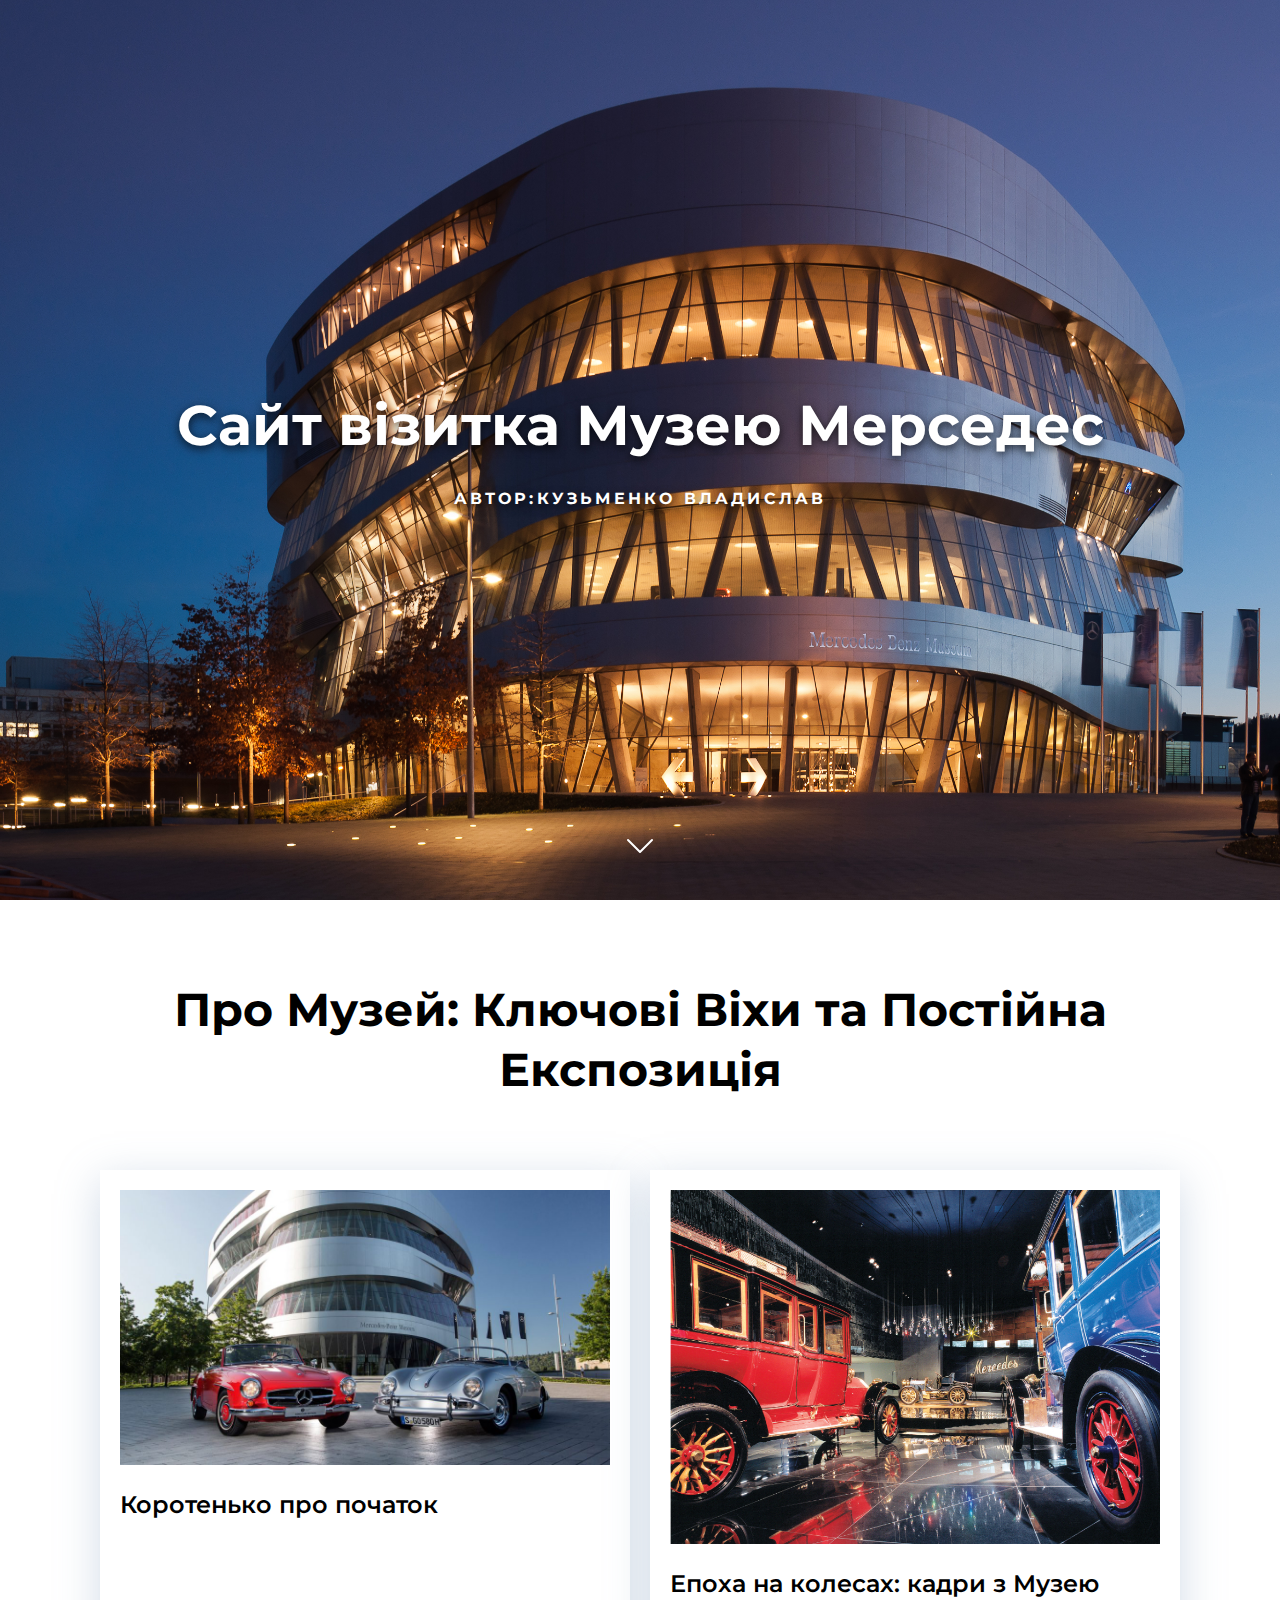
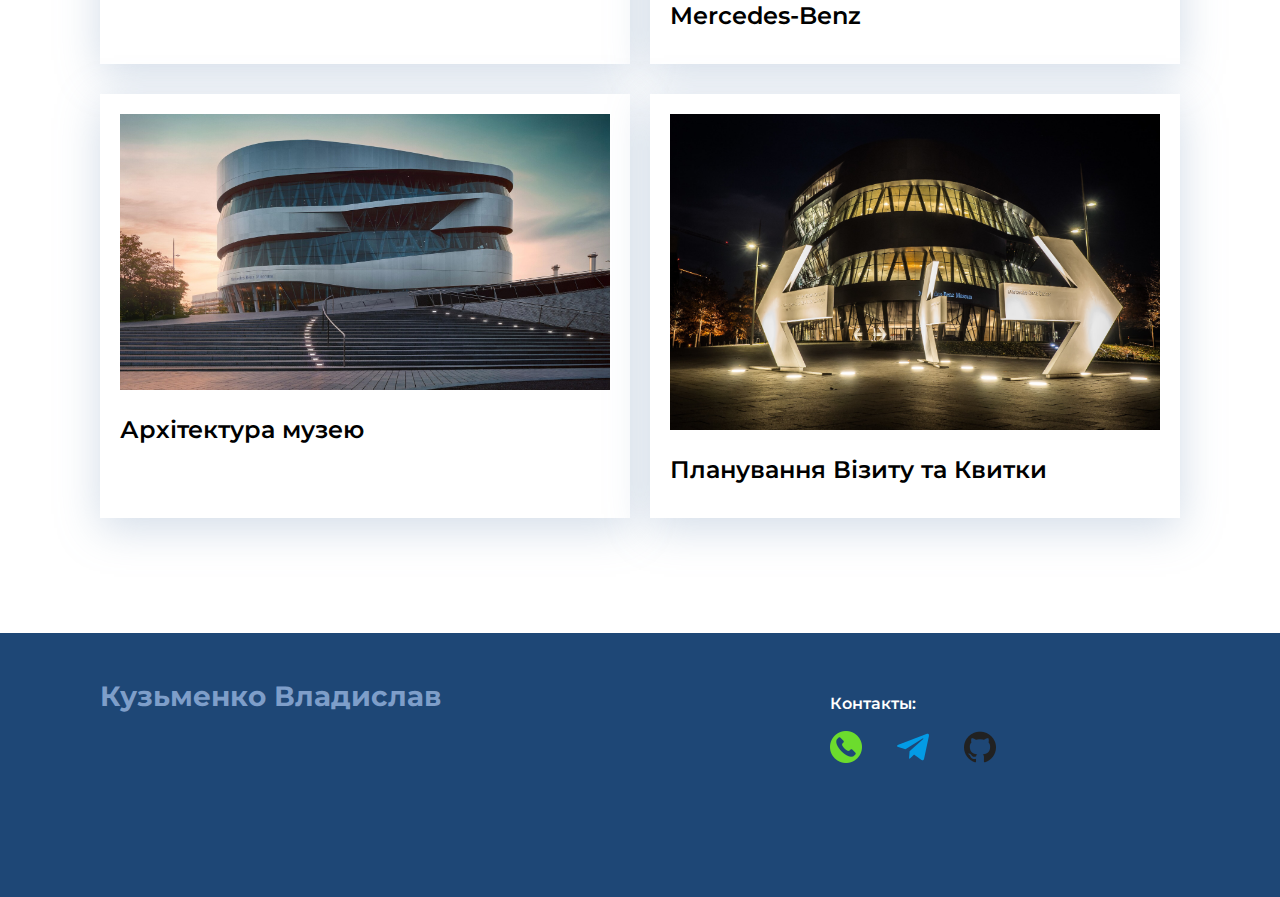
<file: index.html>
<!DOCTYPE html>
<html lang="uk">

<head>
    <meta charset="UTF-8">
    <meta http-equiv="X-UA-Compatible" content="IE=edge">
    <meta name="viewport" content="width=device-width, initial-scale=1.0">
    <title>Сайт візитка Музею Мерседес</title>
    <link rel="stylesheet" href="./css/main.css">
    <link rel="stylesheet" href="./css/media.css">
    <link href="https://fonts.googleapis.com/css2?family=Montserrat:wght@400;600;700&display=swap" rel="stylesheet">
</head>

<body class="root">

    <header class="header" id="header">
        <h1 class="header__title">Сайт візитка Музею Мерседес</h1>
        <p class="header__subtitle">автор:Кузьменко Владислав</p>
        <a href="#Business_card">
            <img class="header__arrow" src="./images/header/chevron-down.svg" alt="#"></img>
        </a>
    </header>


    <main>
        <section class="Business_card" id="Business_card">
            <div class="root__container">
                <h2 class="Business_card__title">Про Музей: Ключові Віхи та Постійна Експозиція</h2>
                <ul class="card">
                    <li class="card__item">
                        <a href="pages/History.html" class="card__link">
                            <img class="card__image" src="images/imaggges/011.jpg" alt="#">
                            <h2 class="card__title">Коротенько про початок</h2>
                            <p class="card__subtitle"></p>
                        </a>
                    </li>
                    <li class="card__item">
                        <a href="pages/FoTO.html" class="card__link">
                            <img class="card__image" src="images/imaggges/022.png" alt="#">
                            <h2 class="card__title">Епоха на колесах: кадри з Музею Mercedes-Benz</h2>
                            <p class="card__subtitle"></p>
                        </a>
                    </li>
                    <li class="card__item">
                        <a href="pages/museum-architecture.html" class="card__link">
                            <img class="card__image" src="images/imaggges/033.jpeg" alt="#">
                            <h2 class="card__title">Архітектура музею</h2>
                            <p class="card__subtitle"></p>
                        </a>
                    </li>
                    <li class="card__item">
                        <a href="pages/Visit.html" class="card__link">
                            <img class="card__image" src="images/imaggges/044.png" alt="#">
                            <h2 class="card__title">Планування Візиту та Квитки</h2>
                            <p class="card__subtitle"></p>
                        </a>
                    </li>
                </ul>
            </div>
        </section>
    </main>

    <footer class="footer">
        <div class="root__container">
            <ul class="footer__row">
                <li class="footer__copyright footer__col">
                    <h3 class="footer__copyright-name">Кузьменко Владислав</h3>
                    <p class="footer__copyright-description"></p>
                </li>
                <li class="footer__icons footer__col">
                    <p class="footer__icons-title">Контакты:</p>
                    <div class="footer__icon-list">
                        <a href="tel:+380671084953" target="_blank">
                            <img src="./images/footer/call.png" alt="#">
                        </a>
                        <a href="https://t.me/Nice_1s" target="_blank">
                            <img src="./images/footer/tele.png" alt="#">
                        </a>
                        <a href="https://github.com/Nice-1s" target="_blank">
                            <img src="./images/footer/git.png" alt="#">
                        </a>
                    </div>
                </li>
            </ul>
        </div>
    </footer>






</body>

</html>
</file>
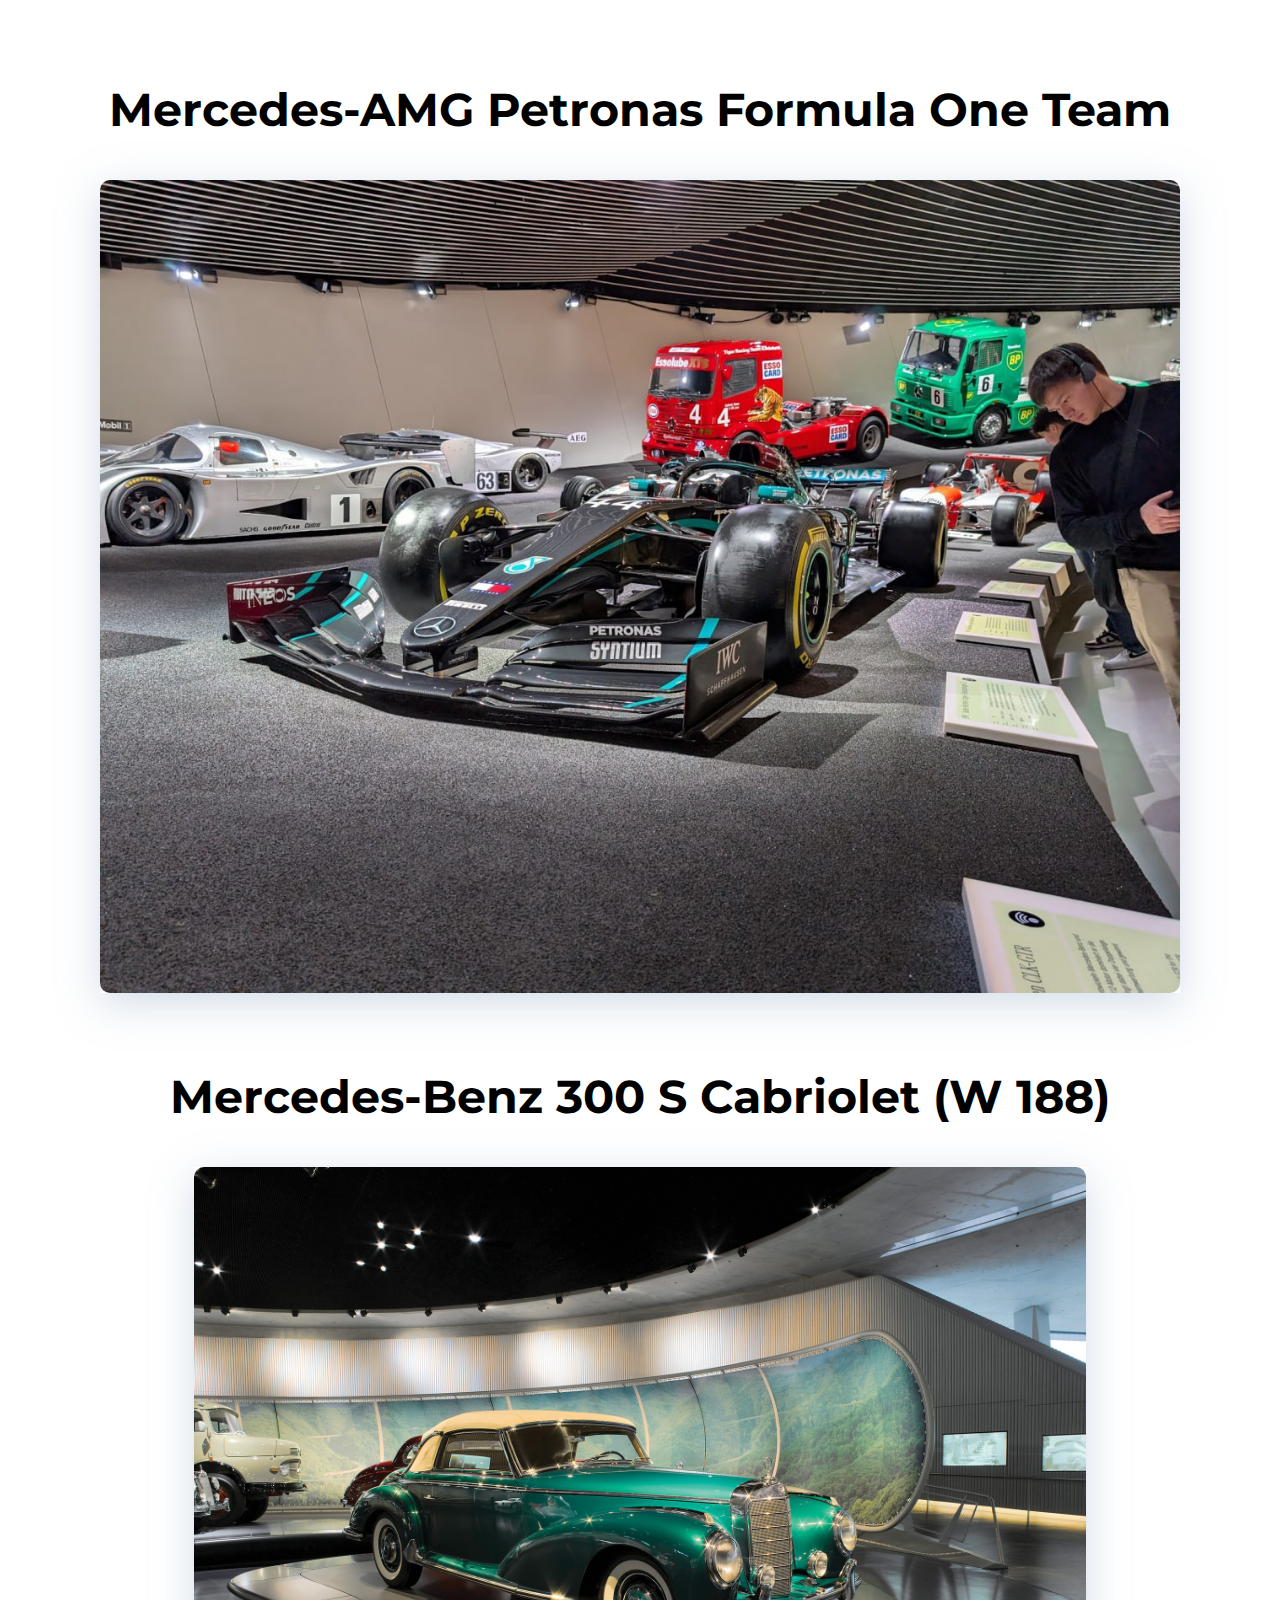
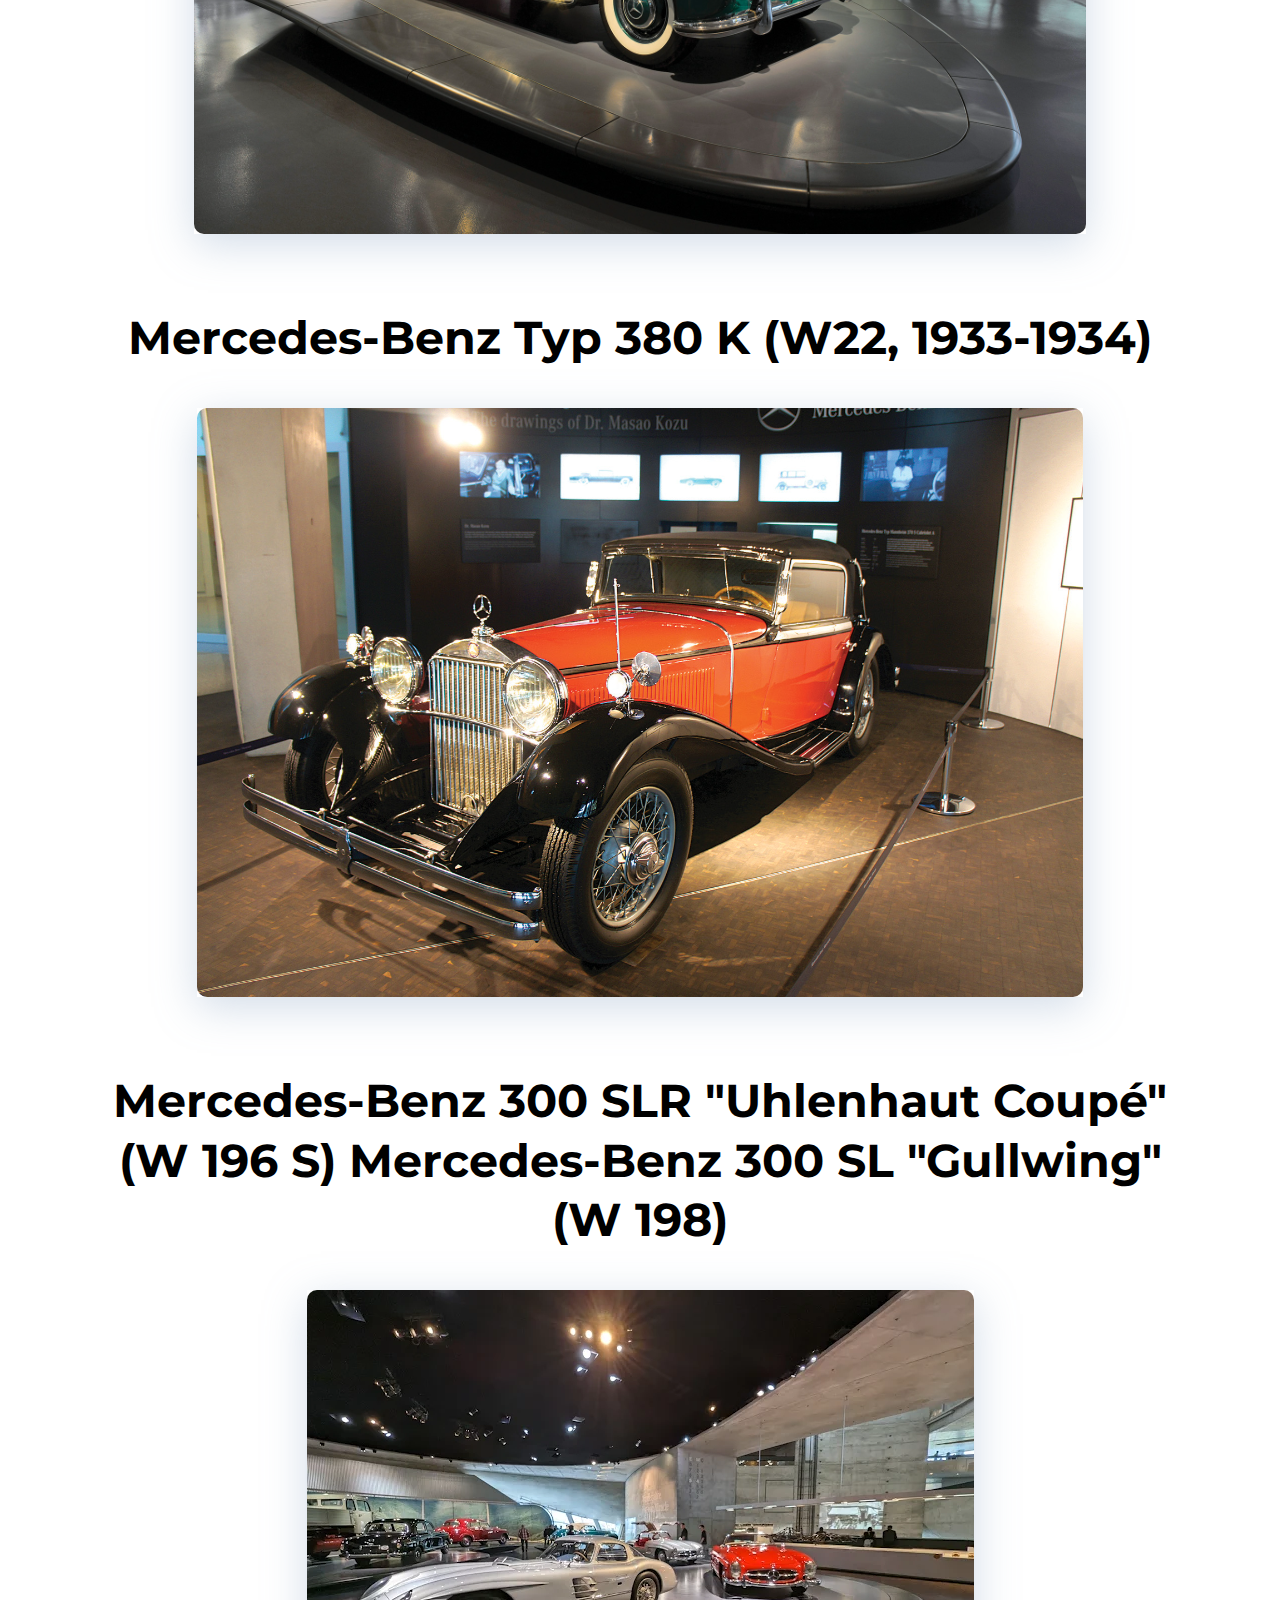
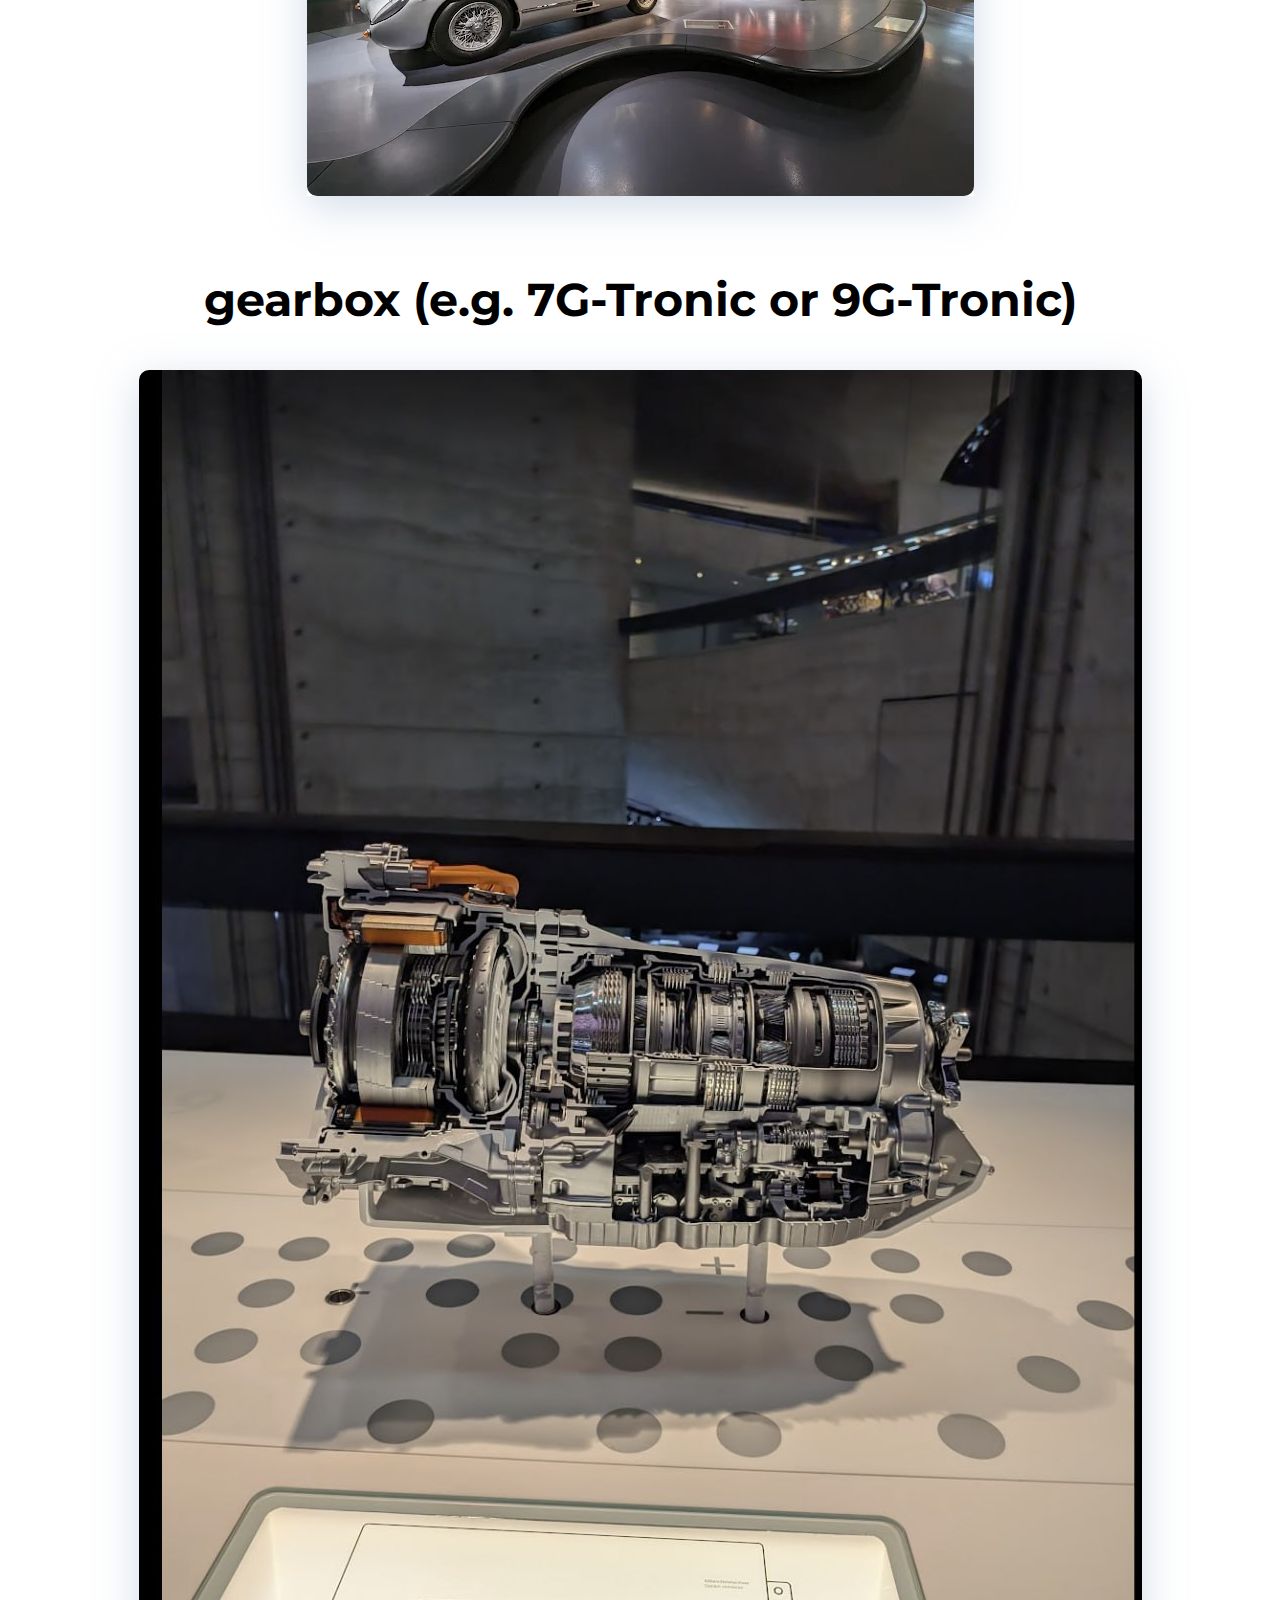
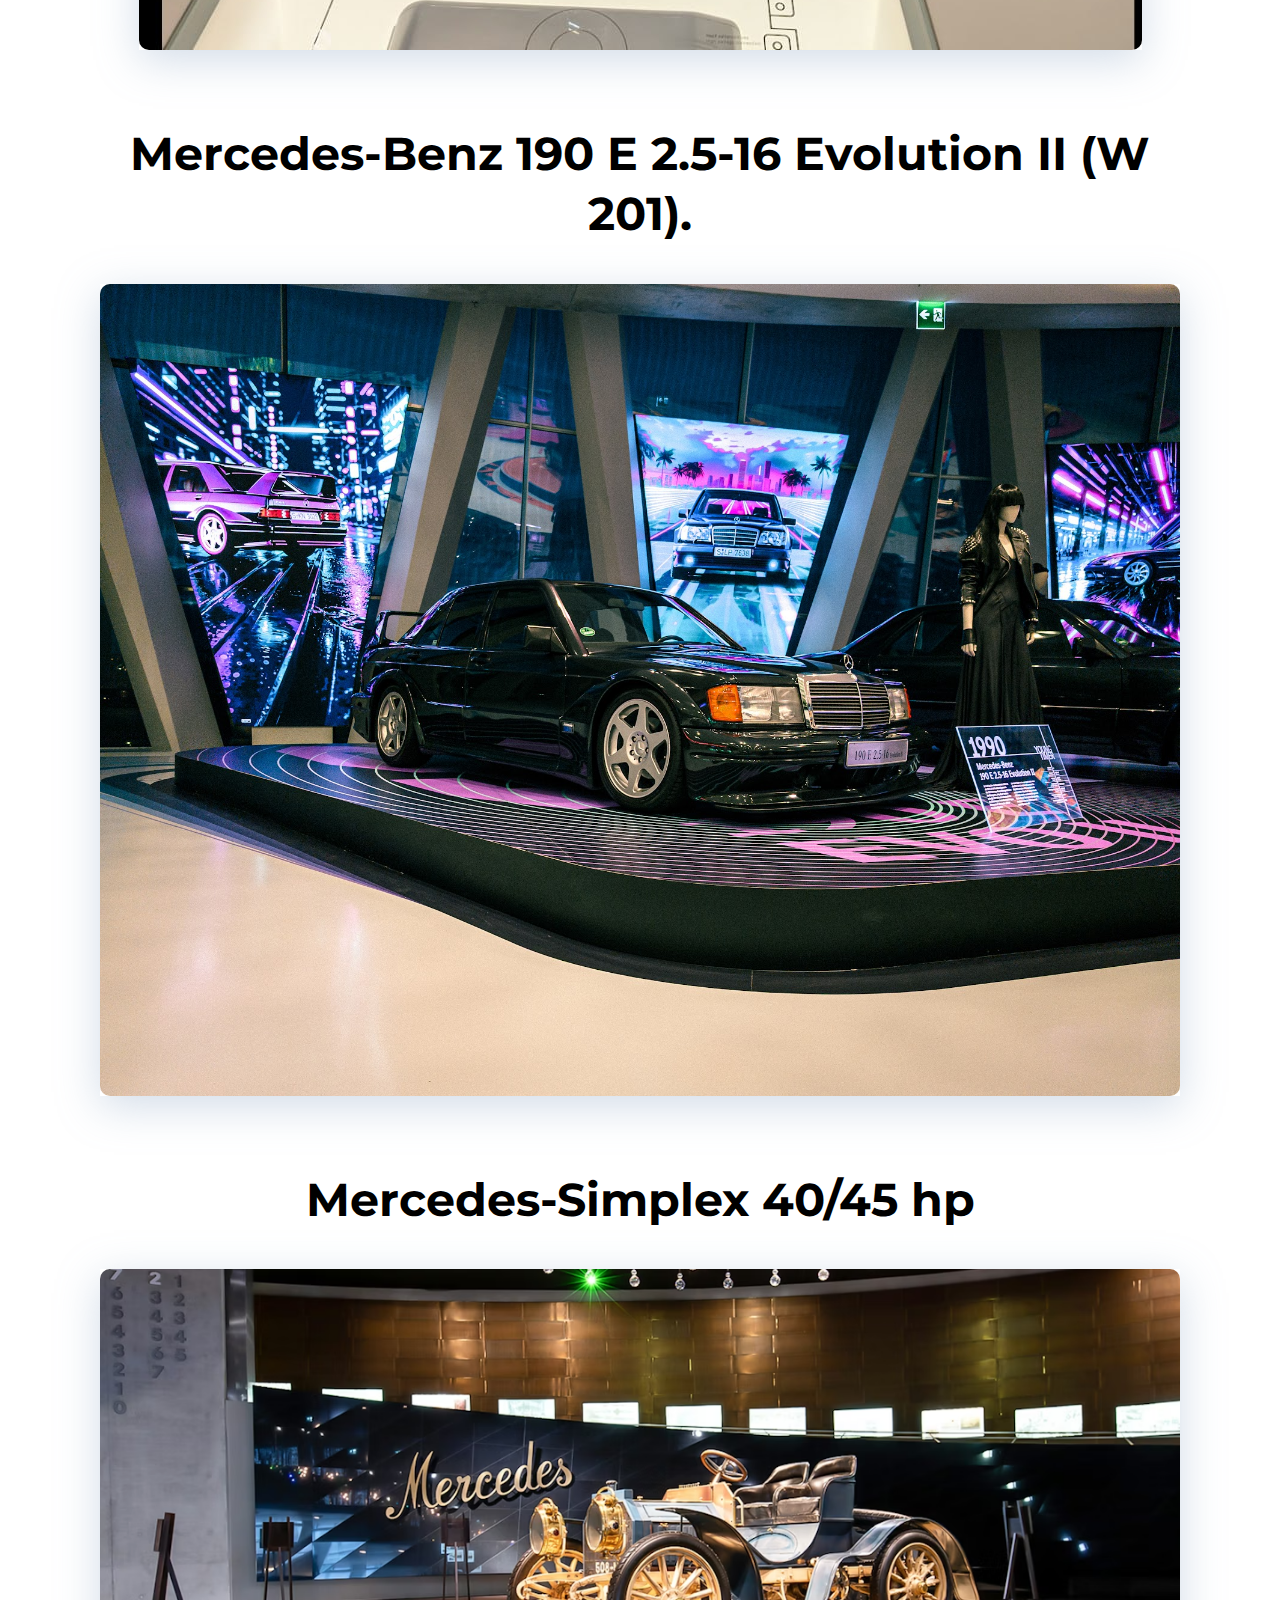
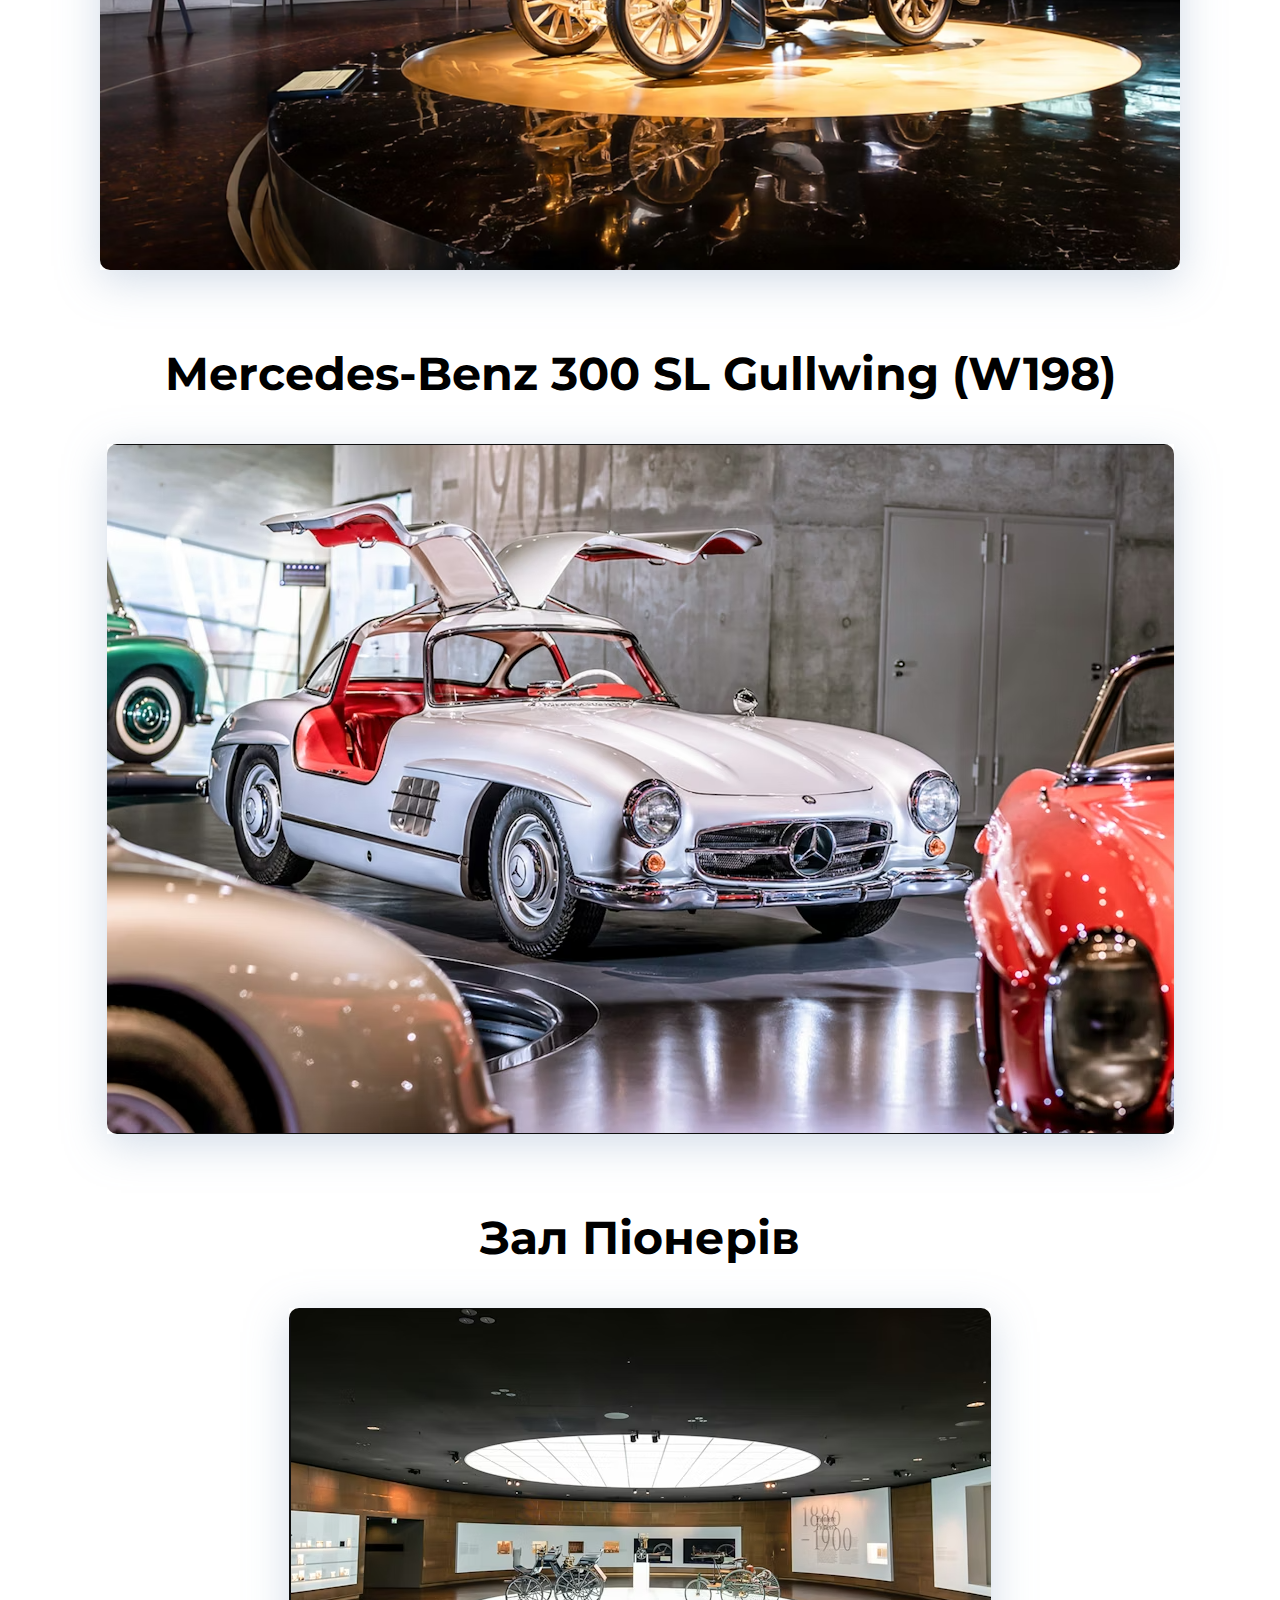
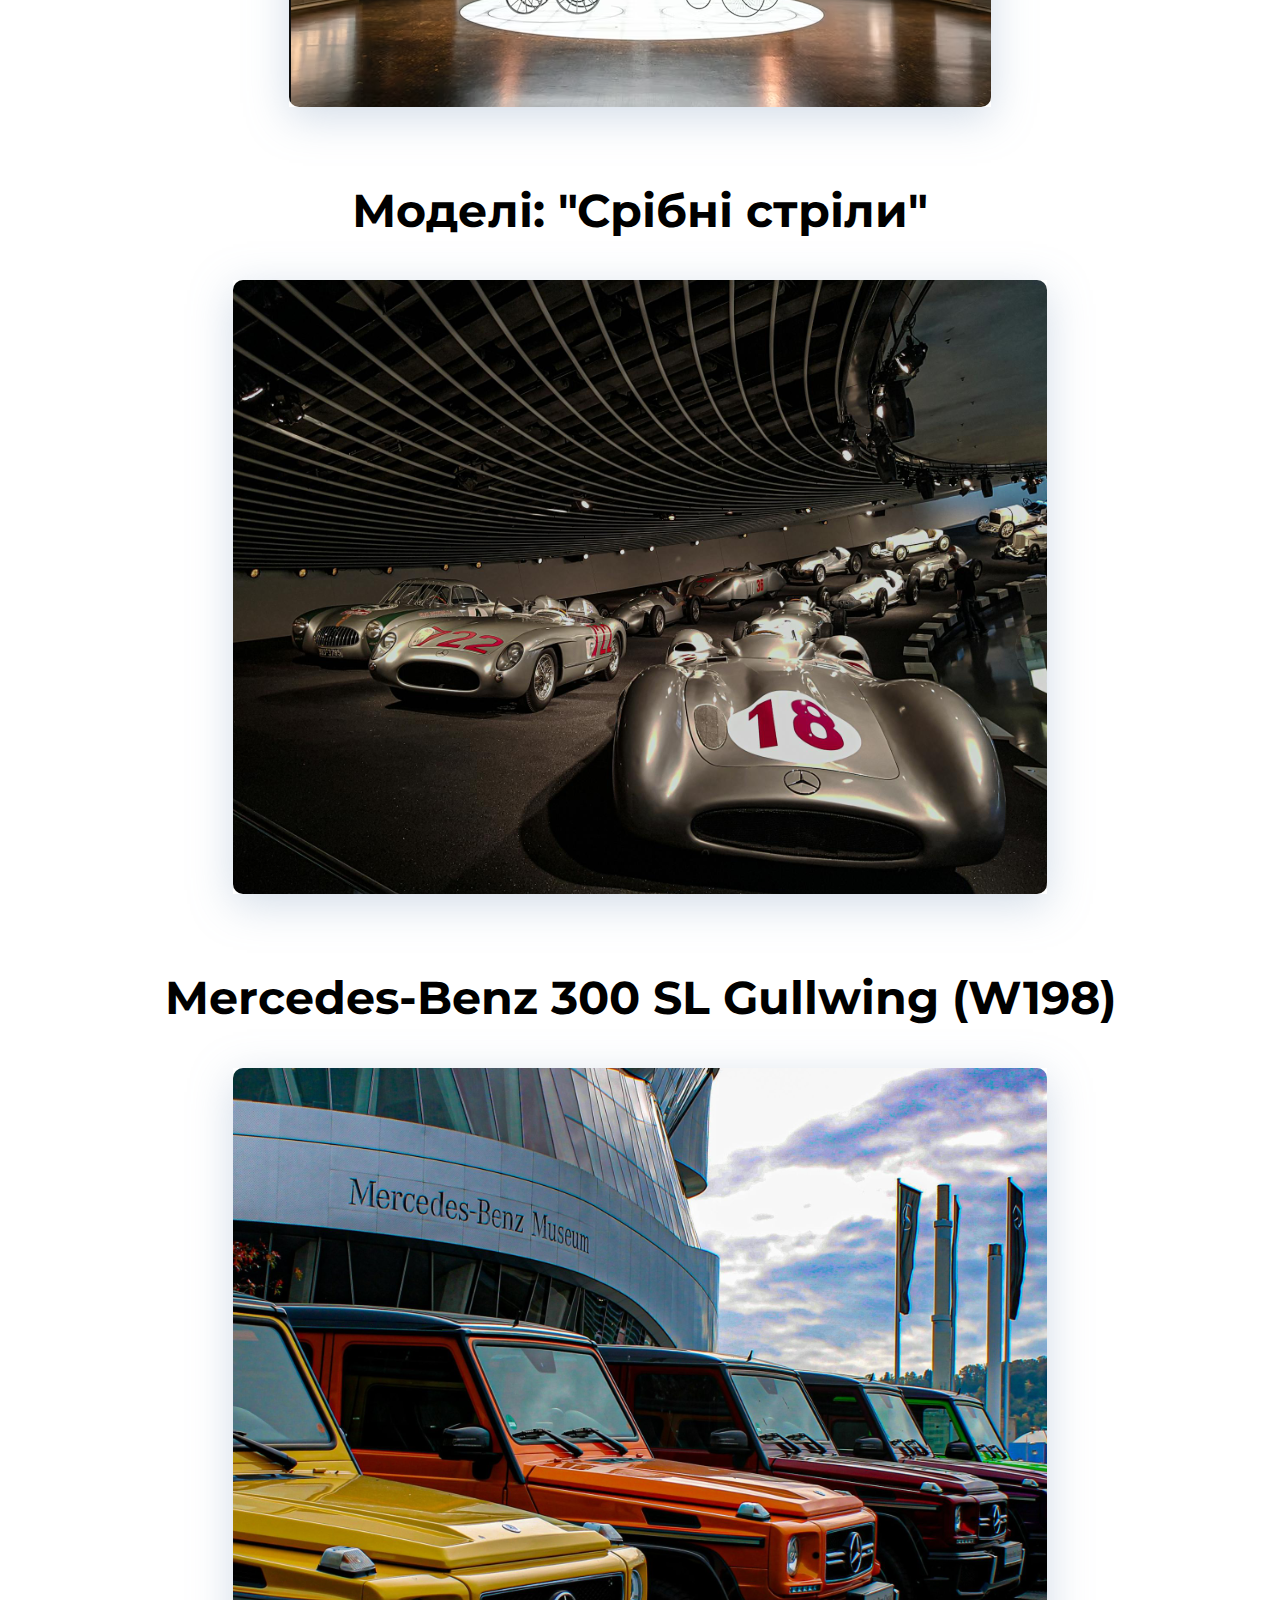
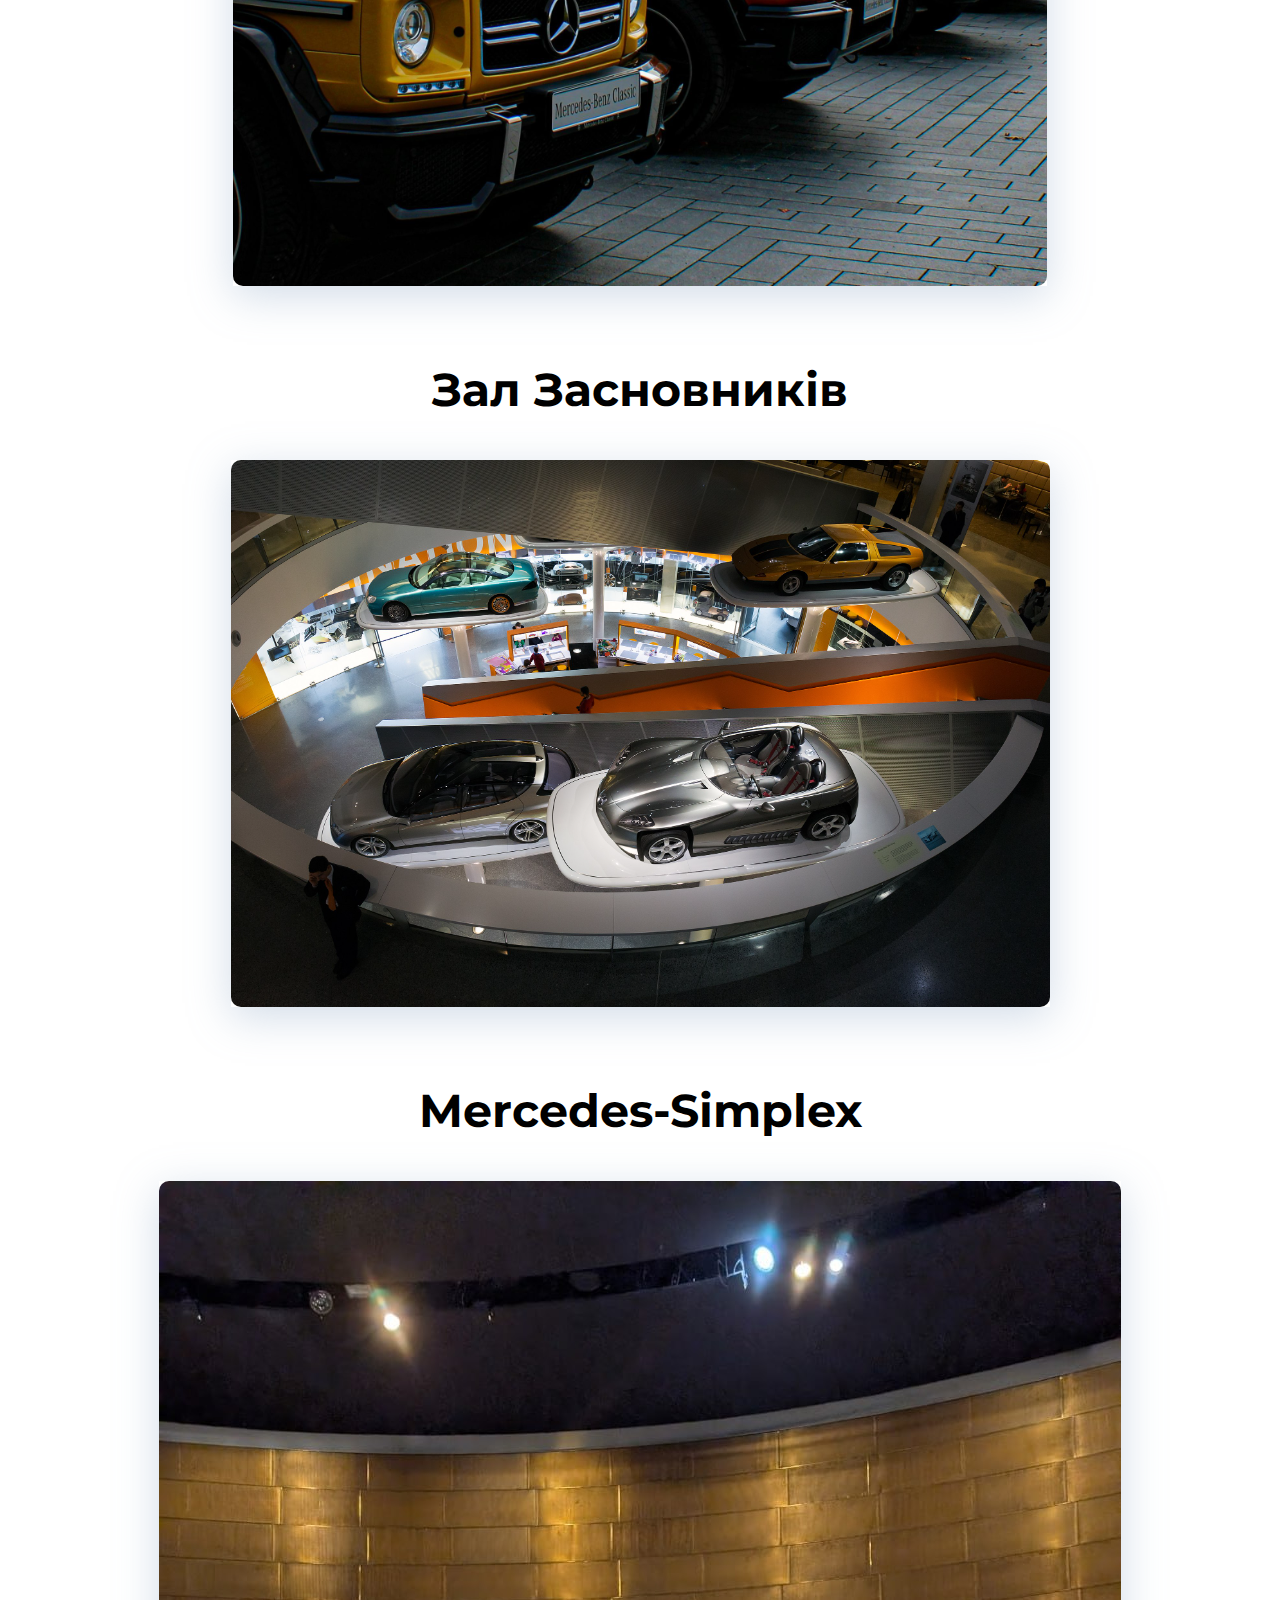
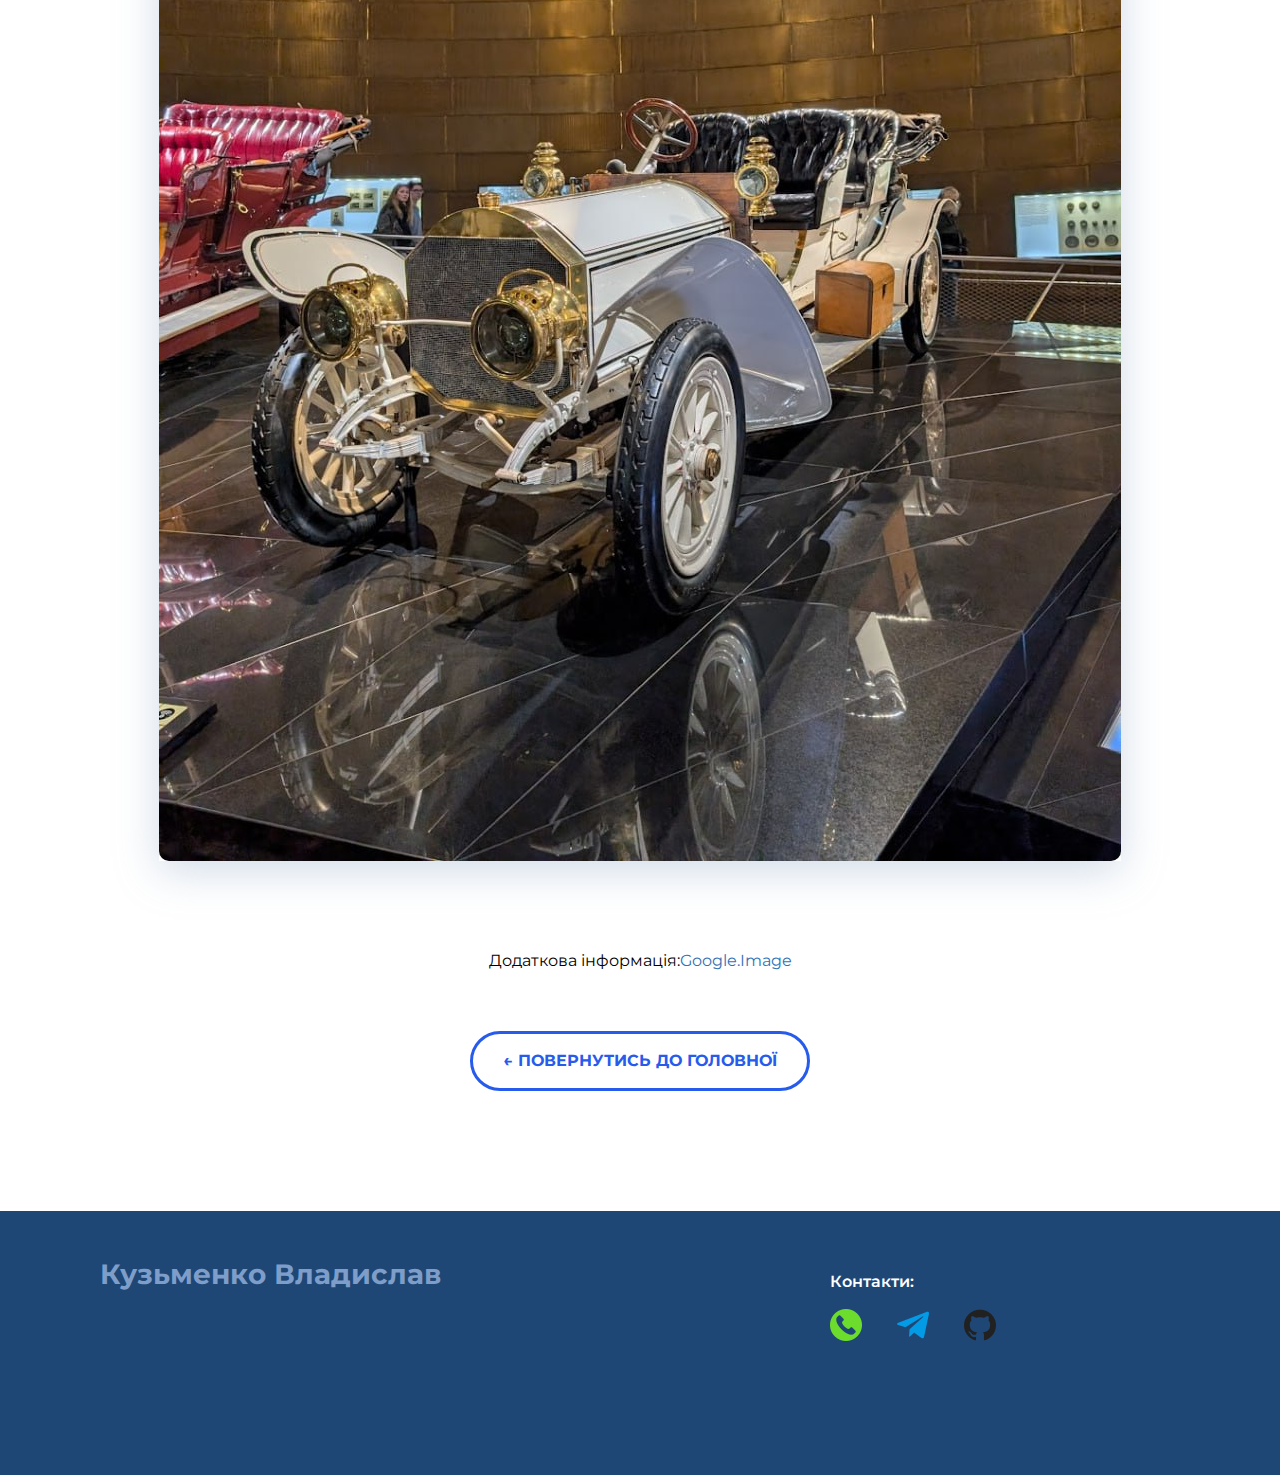
<file: pages/FoTO.html>
<!DOCTYPE html>
<html lang="ru">

<head>
    <meta charset="UTF-8" />
    <meta http-equiv="X-UA-Compatible" content="IE=edge" />
    <meta name="viewport" content="width=device-width, initial-scale=1.0" />
    <link rel="stylesheet" href="../css/main.css">
    <link rel="stylesheet" href="../css/media.css">
    <link href="https://fonts.googleapis.com/css2?family=Montserrat:wght@400;600;700&display=swap" rel="stylesheet" />
    <title>Збірка фото із музею Мерседес</title>
</head>

<body class="root">

    <main>
        <article class="project">
            <div class="root__container">
                <h1 class="project__header">Mercedes-AMG Petronas Formula One Team</h1>
                <div class="project__img">
                    <img class="project__content" src="../images/projects/FOTO13.jpg" alt="" />
                </div>
                <h1 class="project__header">Mercedes-Benz 300 S Cabriolet (W 188)</h1>
                <div class="project__img">
                    <img class="project__content" src="../images/projects/FOTO1.png" alt="" />
                </div>
                <h1 class="project__header">Mercedes-Benz Typ 380 K (W22, 1933-1934)</h1>
                <div class="project__img">
                    <img class="project__content" src="../images/projects/FOTO2.png" alt="" />
                </div>
                <h1 class="project__header">Mercedes-Benz 300 SLR "Uhlenhaut Coupé" (W 196 S) Mercedes-Benz 300 SL "Gullwing" (W 198)</h1>
                <div class="project__img">
                    <img class="project__content" src="../images/projects/FOTO3.png" alt="" />
                </div>
                <h1 class="project__header">gearbox (e.g. 7G-Tronic or 9G-Tronic)</h1>
                <div class="project__img">
                    <img class="project__content" src="../images/projects/FOTO4.jpg" alt="" />
                </div>
                <h1 class="project__header">Mercedes-Benz 190 E 2.5-16 Evolution II (W 201).</h1>
                <div class="project__img">
                    <img class="project__content" src="../images/projects/FOTO5.jpg" alt="" />
                </div>
                <h1 class="project__header">Mercedes-Simplex 40/45 hp</h1>
                <div class="project__img">
                    <img class="project__content" src="../images/projects/FOTO6.png" alt="" />
                </div>
                <h1 class="project__header">Mercedes-Benz 300 SL Gullwing (W198)</h1>
                <div class="project__img">
                    <img class="project__content" src="../images/projects/FOTO7.png" alt="" />
                </div>
                <h1 class="project__header">Зал Піонерів</h1>
                <div class="project__img">
                    <img class="project__content" src="../images/projects/FOTO8.png" alt="" />
                </div>
                <h1 class="project__header">Моделі: "Срібні стріли"</h1>
                <div class="project__img">
                    <img class="project__content" src="../images/projects/FOTO9.png" alt="" />
                </div>
                <h1 class="project__header">Mercedes-Benz 300 SL Gullwing (W198)</h1>
                <div class="project__img">
                    <img class="project__content" src="../images/projects/FOTO10.png" alt="" />
                </div>
                <h1 class="project__header">Зал Засновників</h1>
                <div class="project__img">
                    <img class="project__content" src="../images/projects/FOTO11.png" alt="" />
                </div>
                <h1 class="project__header">Mercedes-Simplex</h1>
                <div class="project__img">
                    <img class="project__content" src="../images/projects/FOTO12.jpg" alt="" />
                </div>
                <div class="projects__description">
                    <p>
                    <p>
                    <p>Додаткова інформація:<a class="project__link" href="https://www.google.com/search?client=opera-gx&sa=X&sca_esv=73e86a78892c9231&sxsrf=AE3TifOwRgsQGj-ySJBynH-XjrJDzAW9LA:1765337252983&udm=2&fbs=[base64]&q=музей+мерседес+в+германії&ved=2ahUKEwi8xP3eibKRAxWHRvEDHRh-G34QtKgLegQIDhAB&biw=1638&bih=909&dpr=1"
                            target="_blank">Google.Image</a></p>
                </div>
                <a href="../index.html" class="poject__btn-back">← Повернутись до Головної</a>
            </div>
        </article>
    </main>

    <footer class="footer">
        <div class="root__container">
            <ul class="footer__row">
                <li class="footer__copyright footer__col">
                    <h3 class="footer__copyright-name">Кузьменко Владислав</h3>
                    <p class="footer__copyright-description"></p>
                </li>
                <li class="footer__icons footer__col">
                    <p class="footer__icons-title">Контакти:</p>
                    <div class="footer__icon-list">
                        <a href="tel:+380671084953" target="_blank">
                            <img src="../images/footer/call.png" alt="#">
                        </a>
                        <a href="https://t.me/Nice_1s" target="_blank">
                            <img src="../images/footer/tele.png" alt="#">
                        </a>
                        <a href="https://github.com/Nice-1s" target="_blank">
                            <img src="../images/footer/git.png" alt="#">
                        </a>
                    </div>
                </li>
            </ul>
        </div>
    </footer>
</body>

</html>
</file>
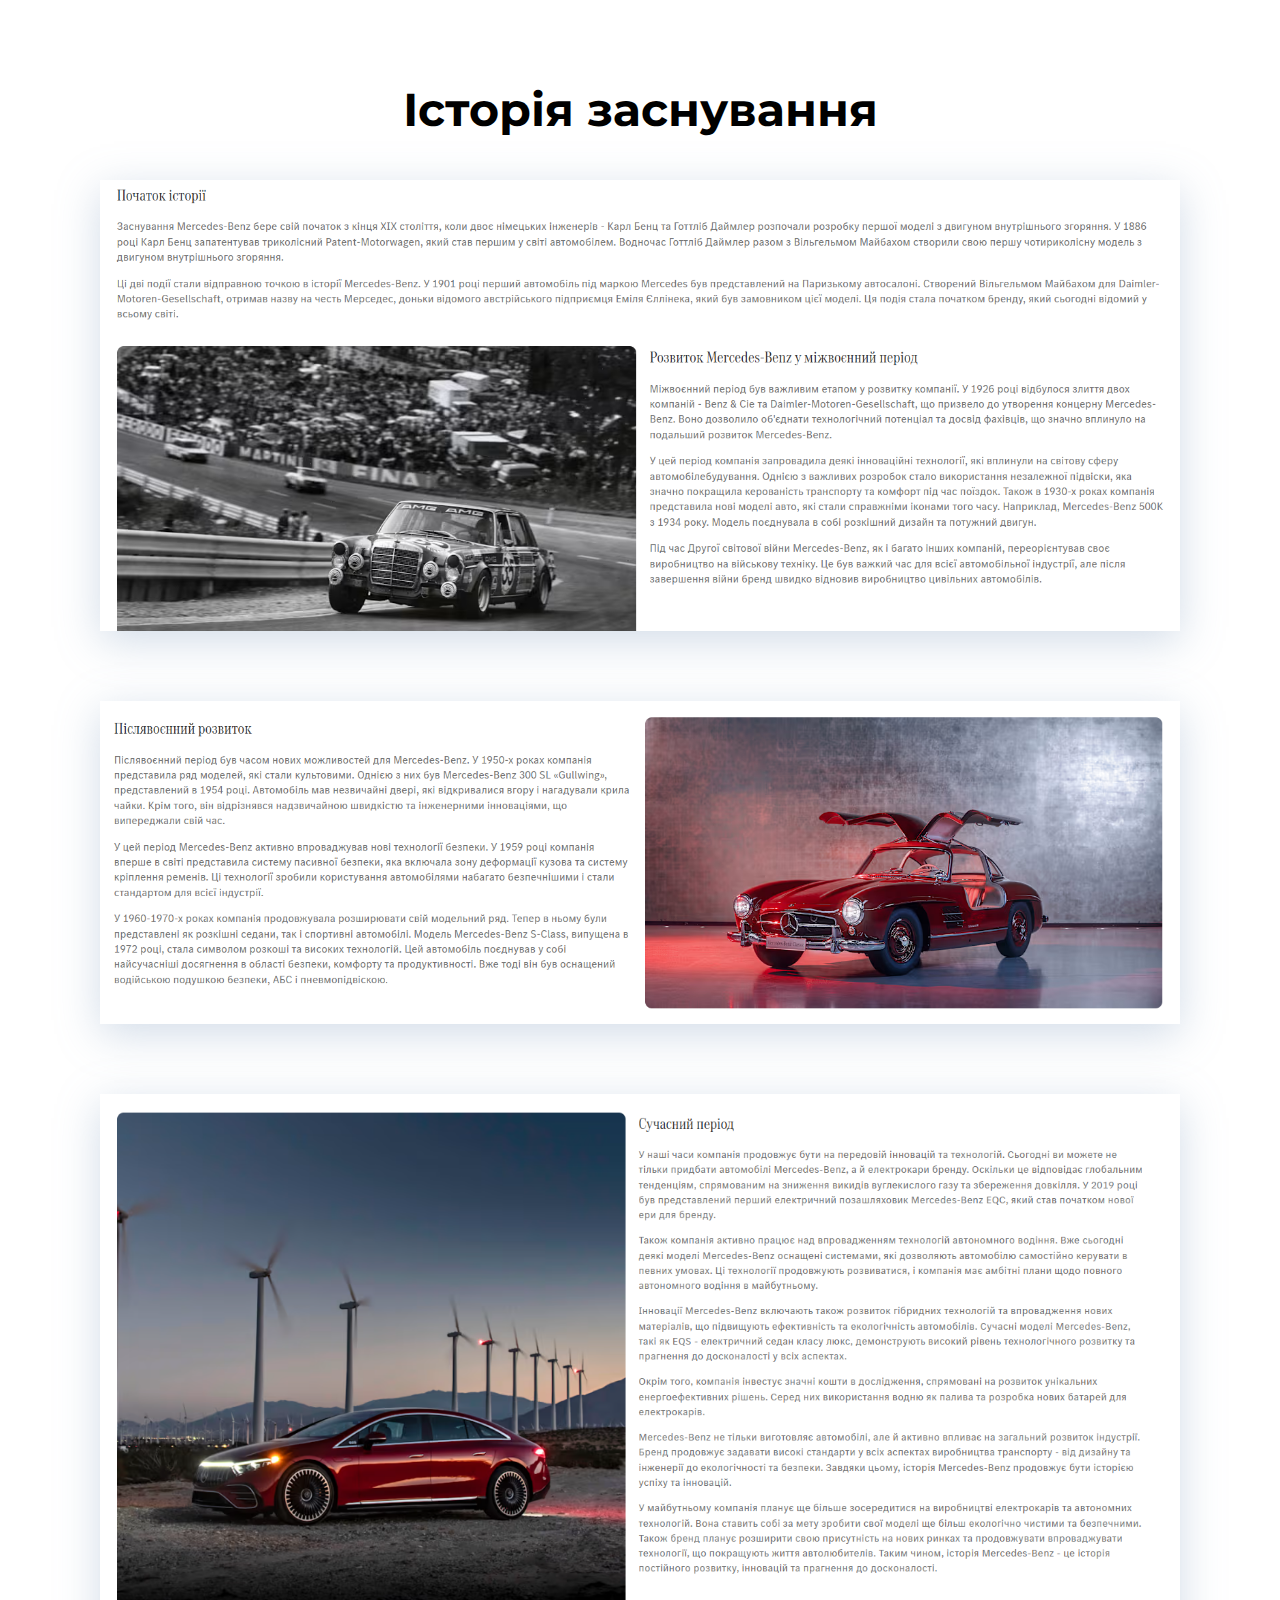
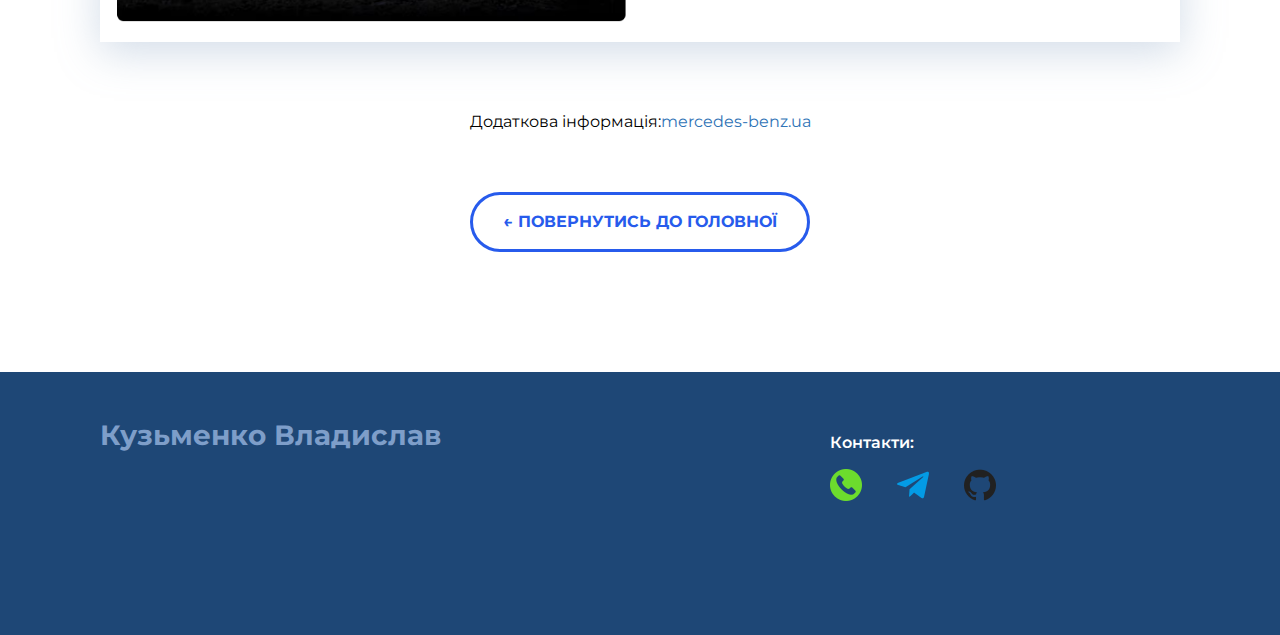
<file: pages/History.html>
<!DOCTYPE html>
<html lang="ru">

<head>
    <meta charset="UTF-8" />
    <meta http-equiv="X-UA-Compatible" content="IE=edge" />
    <meta name="viewport" content="width=device-width, initial-scale=1.0" />
    <link rel="stylesheet" href="../css/main.css">
    <link rel="stylesheet" href="../css/media.css">
    <link href="https://fonts.googleapis.com/css2?family=Montserrat:wght@400;600;700&display=swap" rel="stylesheet" />
    <title>Історія заснування</title>
</head>

<body class="root">

    <main>
        <article class="project">
            <div class="root__container">
                <h1 class="project__header">Історія заснування</h1>
                <div class="project__img1">
                    <img class="project__content" src="../images/projects/History.png"
                        alt="" />
                </div>
                <div class="project__img1">
                    <img class="project__content" src="../images/projects/History1.png"
                         alt="" />
                </div>
                <div class="project__img1">
                    <img class="project__content" src="../images/projects/History2.png"
                         alt="" />
                </div>
                <div class="projects__description">
                    <p>
                    <p>Додаткова інформація:<a class="project__link" href="https://www.mercedes-benz.ua/news/history-mercedes-benz/"
                            target="_blank">mercedes-benz.ua</a></p>
                </div>
                <a href="../index.html" class="poject__btn-back">← Повернутись до Головної</a>
            </div>
        </article>
    </main>

    <footer class="footer">
        <div class="root__container">
            <ul class="footer__row">
                <li class="footer__copyright footer__col">
                    <h3 class="footer__copyright-name">Кузьменко Владислав</h3>
                    <p class="footer__copyright-description"></p>
                </li>
                <li class="footer__icons footer__col">
                    <p class="footer__icons-title">Контакти:</p>
                    <div class="footer__icon-list">
                        <a href="tel:+380671084953" target="_blank">
                            <img src="../images/footer/call.png" alt="#">
                        </a>
                        <a href="https://t.me/Nice_1s" target="_blank">
                            <img src="../images/footer/tele.png" alt="#">
                        </a>
                        <a href="https://github.com/Nice-1s" target="_blank">
                            <img src="../images/footer/git.png" alt="#">
                        </a>
                    </div>
                </li>
            </ul>
        </div>
    </footer>
</body>

</html>
</file>
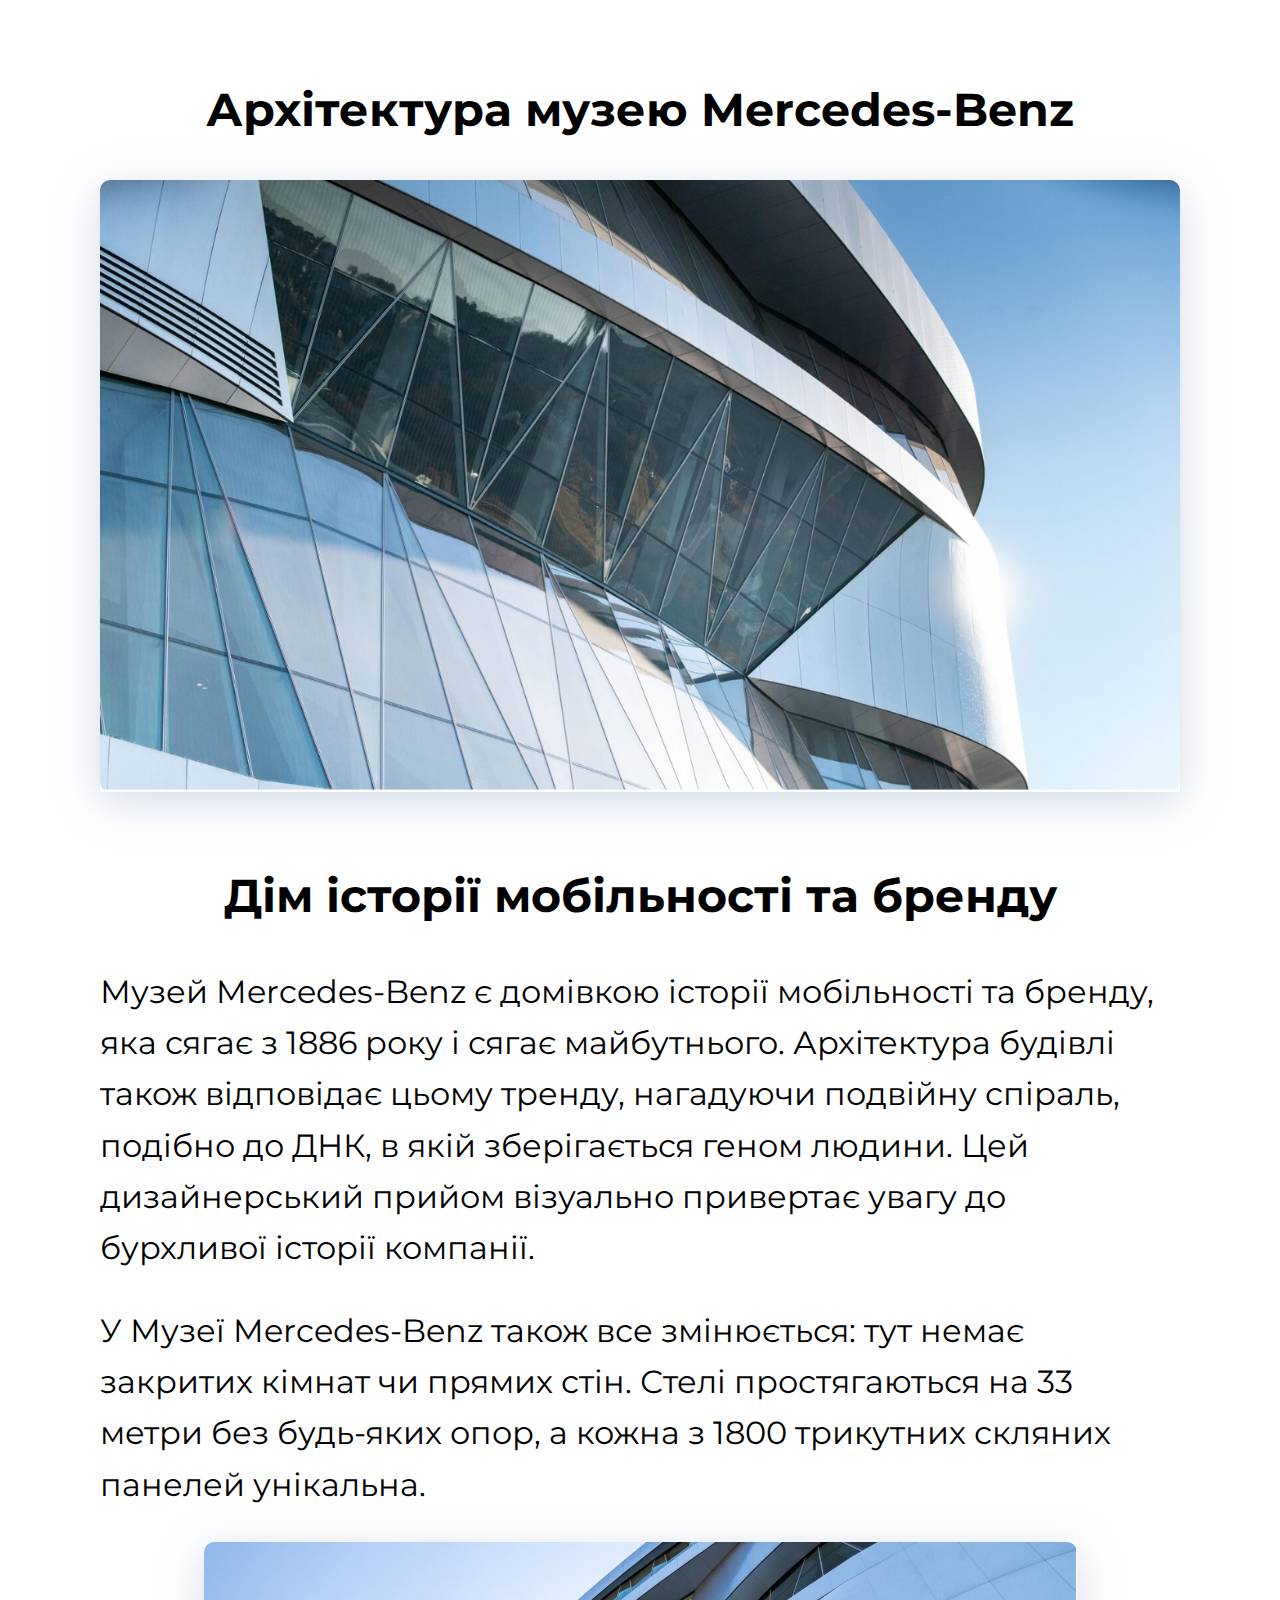
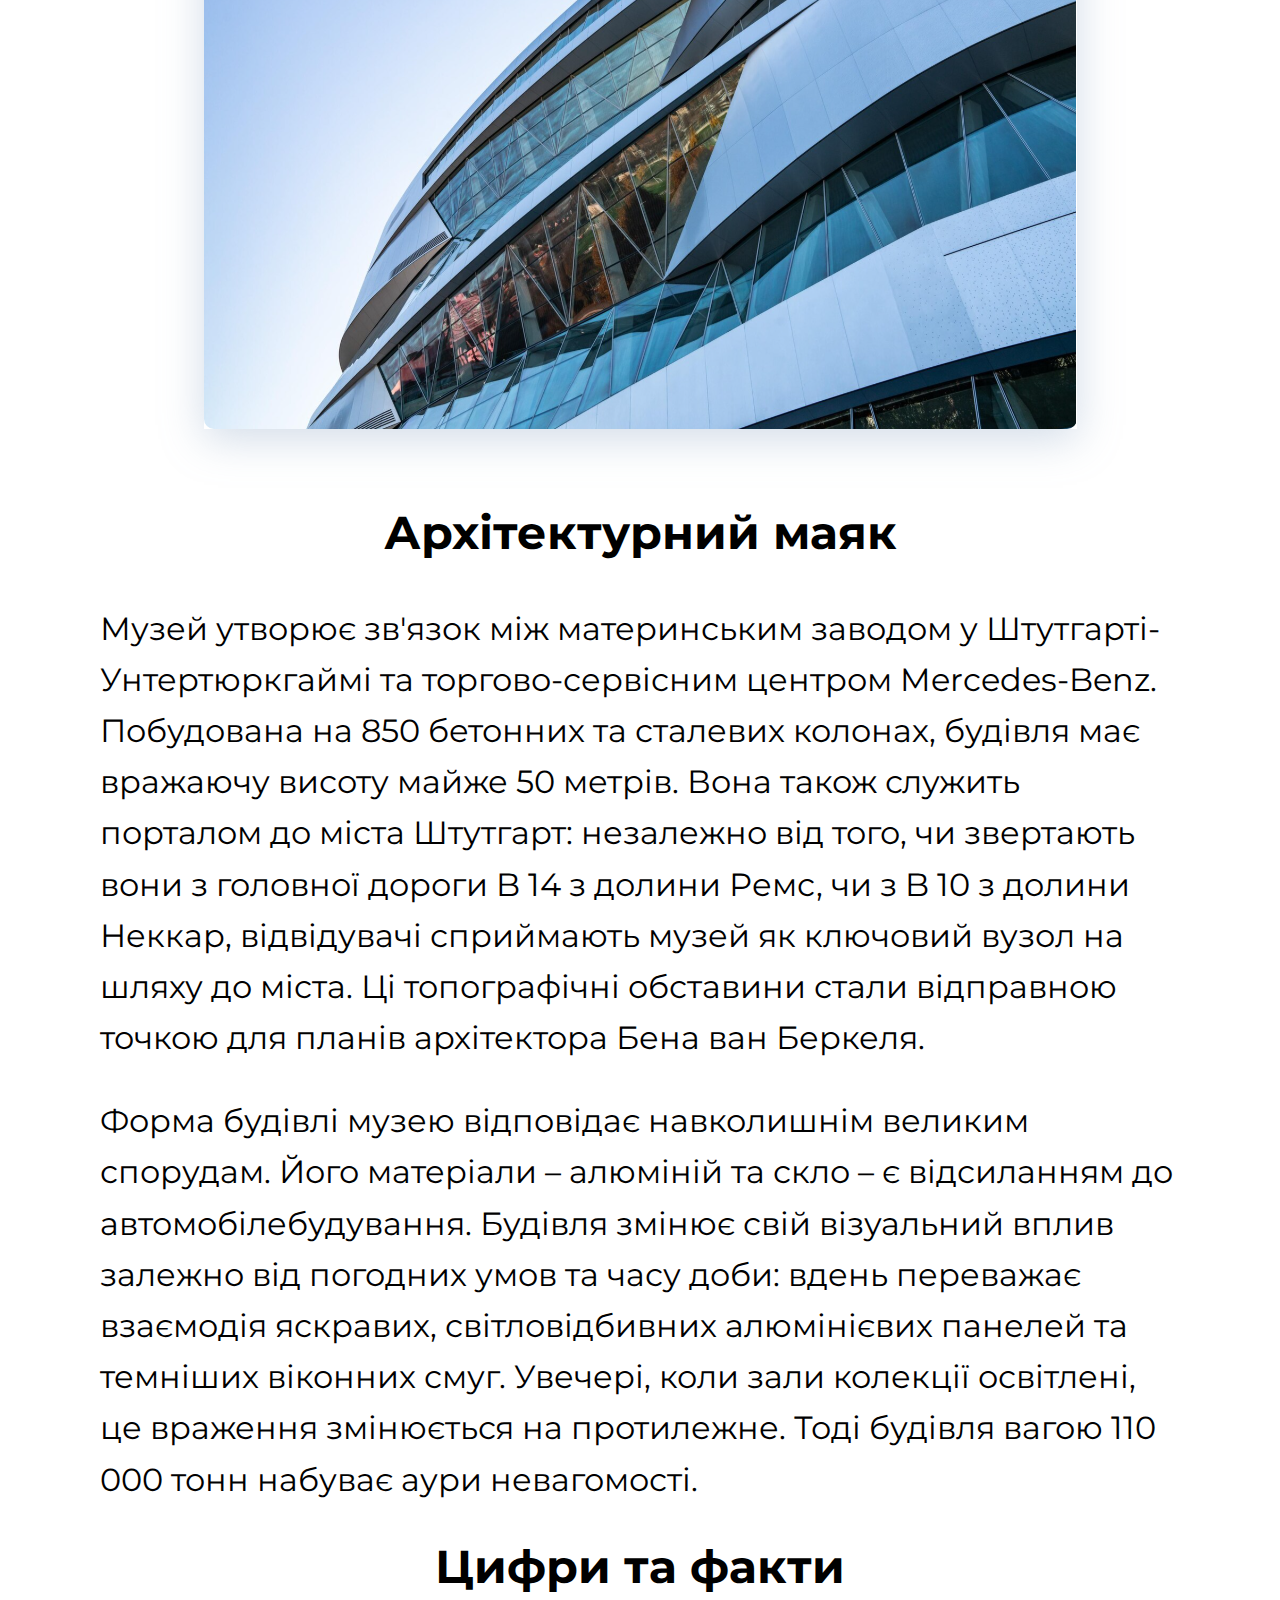
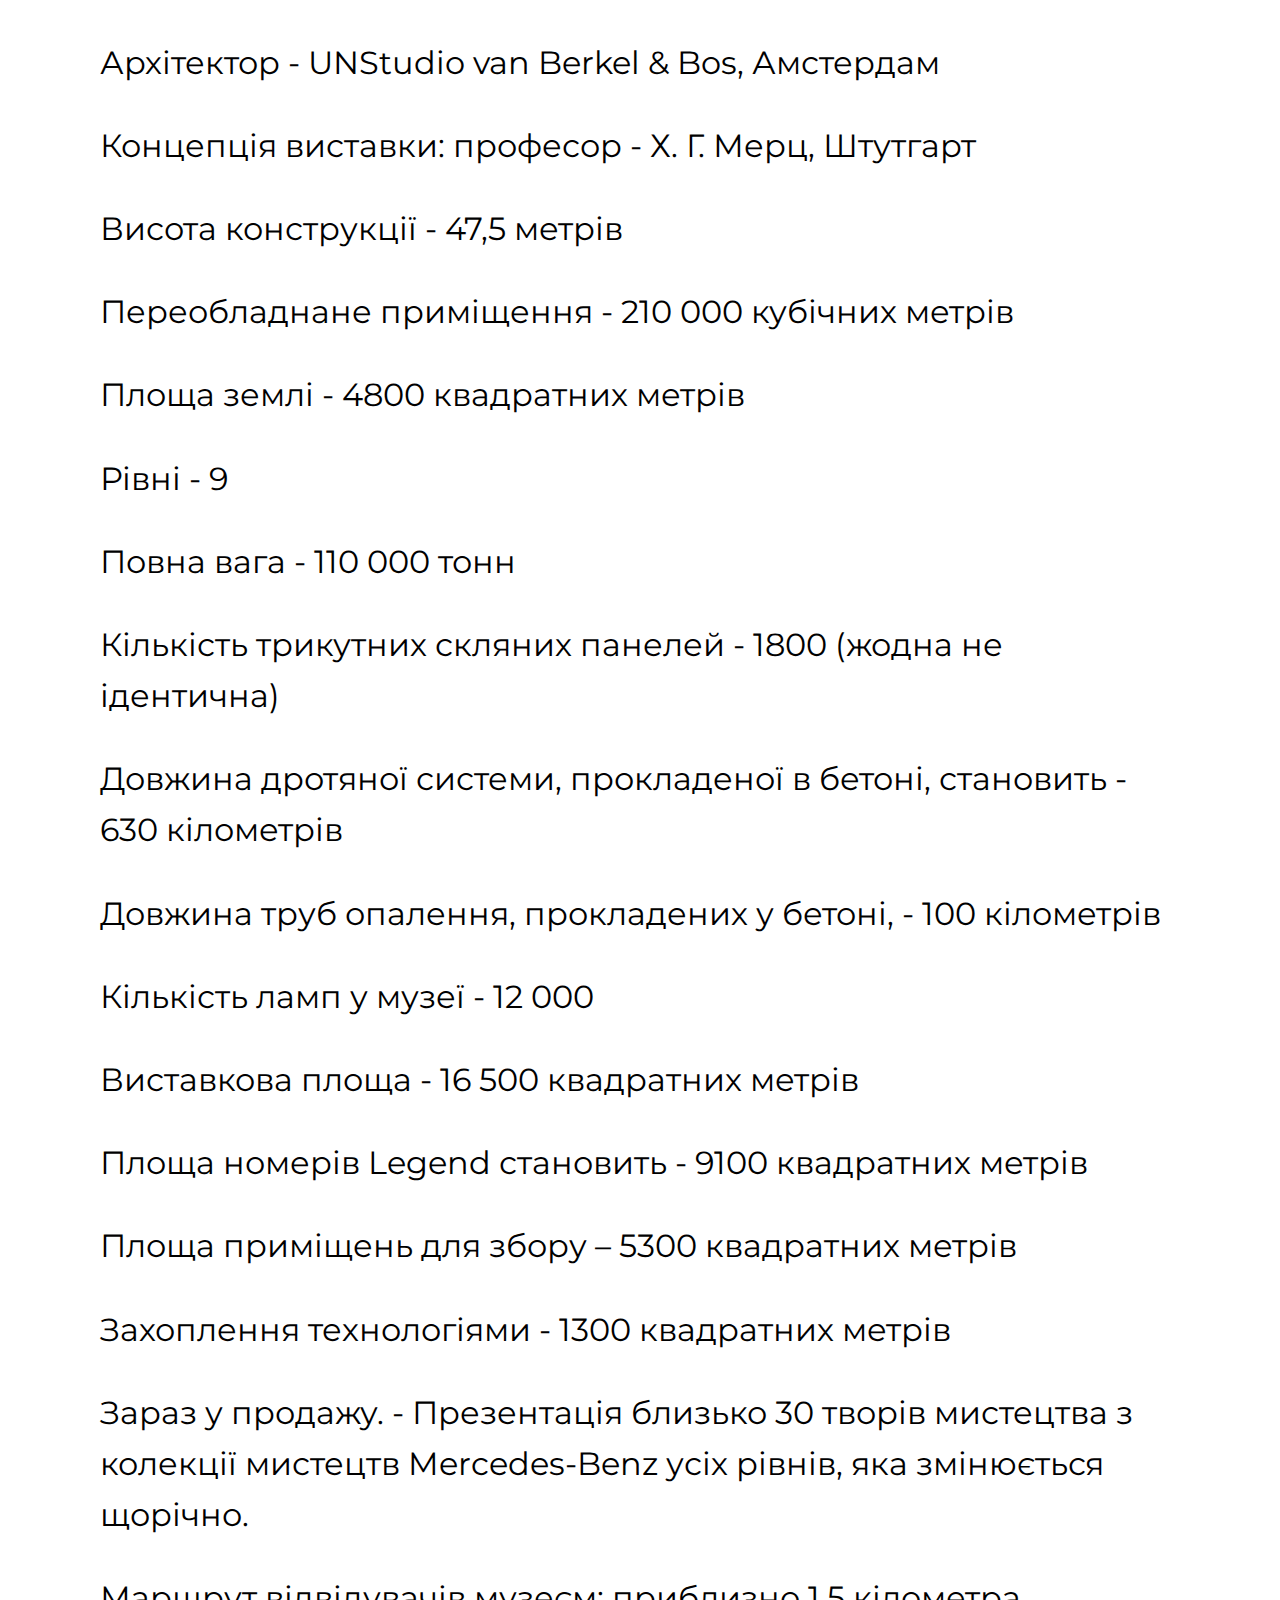
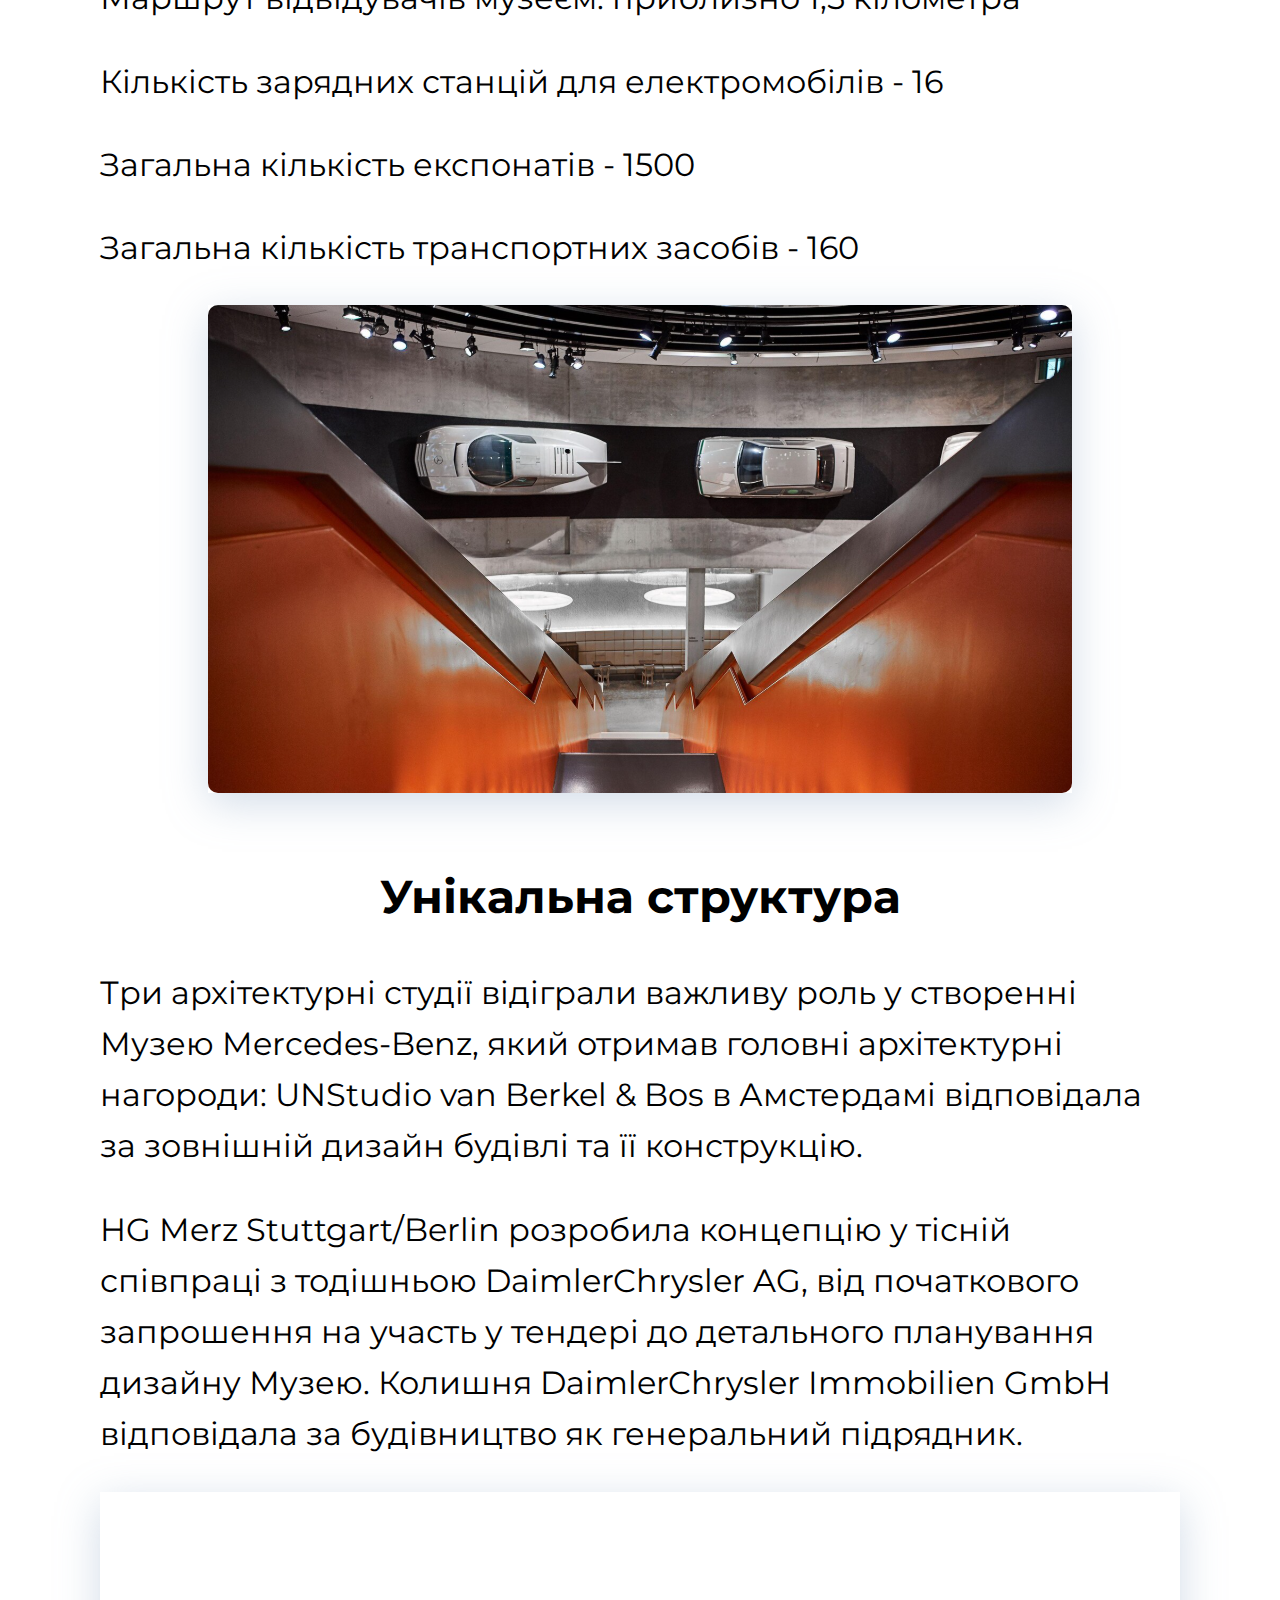
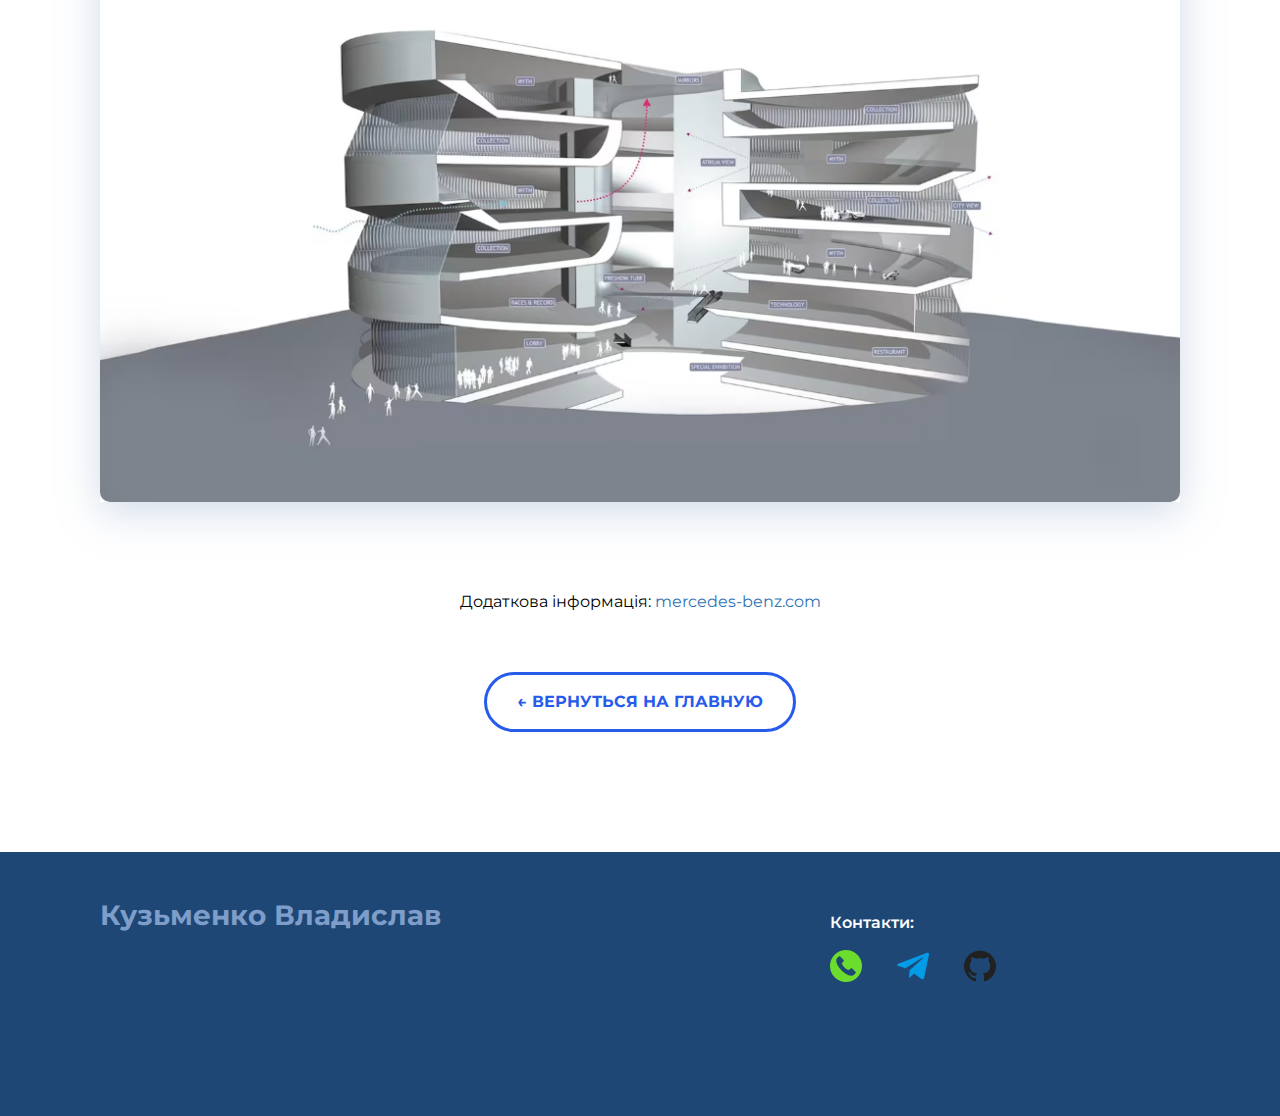
<file: pages/museum-architecture.html>
<!DOCTYPE html>
<html lang="ru">

<head>
    <meta charset="UTF-8" />
    <meta http-equiv="X-UA-Compatible" content="IE=edge" />
    <meta name="viewport" content="width=device-width, initial-scale=1.0" />
    <link rel="stylesheet" href="../css/main.css">
    <link rel="stylesheet" href="../css/media.css">
    <link href="https://fonts.googleapis.com/css2?family=Montserrat:wght@400;600;700&display=swap" rel="stylesheet" />
    <title>Архітектура музею</title>
</head>

<body class="root">

    <main>
        <article class="project">
            <div class="root__container">
                <h1 class="project__header">Архітектура музею Mercedes-Benz</h1>
                <div class="project__img">
                    <img class="project__content" src="../images/projects/ARH1.png"
                        alt="" />
                </div>
                <h1 class="project__header">Дім історії мобільності та бренду</h1>
                <div class="projects__description_p">
                    <p>
                        Музей Mercedes-Benz є домівкою історії мобільності та бренду, яка сягає з 1886 року і сягає майбутнього. Архітектура будівлі також відповідає цьому тренду, нагадуючи подвійну спіраль, подібно до ДНК, в якій зберігається геном людини. Цей дизайнерський прийом візуально привертає увагу до бурхливої ​​історії компанії.
                    <p>У Музеї Mercedes-Benz також все змінюється: тут немає закритих кімнат чи прямих стін. Стелі простягаються на 33 метри без будь-яких опор, а кожна з 1800 трикутних скляних панелей унікальна.
                    <p></p>
                </div>
                <div class="project__img">
                    <img class="project__content" src="../images/projects/ARH2.png"
                         alt="" />
                </div>
                <h1 class="project__header">Архітектурний маяк</h1>
                <div class="projects__description_p">
                    <p>
                    <p>Музей утворює зв'язок між материнським заводом у Штутгарті-Унтертюркгаймі та торгово-сервісним центром Mercedes-Benz. Побудована на 850 бетонних та сталевих колонах, будівля має вражаючу висоту майже 50 метрів.
                    Вона також служить порталом до міста Штутгарт: незалежно від того, чи звертають вони з головної дороги B 14 з долини Ремс, чи з B 10 з долини Неккар, відвідувачі сприймають музей як ключовий вузол на шляху до міста. Ці топографічні обставини стали відправною точкою для планів архітектора Бена ван Беркеля.

                    <p>Форма будівлі музею відповідає навколишнім великим спорудам. Його матеріали – алюміній та скло – є відсиланням до автомобілебудування. Будівля змінює свій візуальний вплив залежно від погодних умов та часу доби: вдень переважає взаємодія яскравих, світловідбивних алюмінієвих панелей та темніших віконних смуг. Увечері, коли зали колекції освітлені, це враження змінюється на протилежне. Тоді будівля вагою 110 000 тонн набуває аури невагомості.</p>
                </div>
                <h1 class="project__header">Цифри та факти</h1>
                <div class="projects__description_p">
                    <p>
                    <p>Архітектор - UNStudio van Berkel & Bos, Амстердам
                    <p>Концепція виставки: професор - Х. Г. Мерц, Штутгарт
                    <p>Висота конструкції - 47,5 метрів
                    <p>Переобладнане приміщення - 210 000 кубічних метрів
                    <p>Площа землі - 4800 квадратних метрів
                    <p>Рівні - 9
                    <p>Повна вага - 110 000 тонн
                    <p>Кількість трикутних скляних панелей - 1800 (жодна не ідентична)
                    <p>Довжина дротяної системи, прокладеної в бетоні, становить - 630 кілометрів
                    <p>Довжина труб опалення, прокладених у бетоні, - 100 кілометрів
                    <p>Кількість ламп у музеї - 12 000
                    <p>Виставкова площа - 16 500 квадратних метрів
                    <p>Площа номерів Legend становить - 9100 квадратних метрів
                    <p>Площа приміщень для збору – 5300 квадратних метрів
                    <p>Захоплення технологіями - 1300 квадратних метрів
                    <p>Зараз у продажу. - Презентація близько 30 творів мистецтва з колекції мистецтв Mercedes-Benz усіх рівнів, яка змінюється щорічно.
                    <p>Маршрут відвідувачів музеєм: приблизно 1,5 кілометра
                    <p>Кількість зарядних станцій для електромобілів - 16
                    <p>Загальна кількість експонатів - 1500
                    <p>Загальна кількість транспортних засобів - 160
                    <p>
                </p>
                </div>
                <div class="project__img">
                    <img class="project__content" src="../images/projects/ARH3.png"
                         alt="" />
                </div>
                <h1 class="project__header">Унікальна структура</h1>
                <div class="projects__description_p">
                    <p>
                    <p>Три архітектурні студії відіграли важливу роль у створенні Музею Mercedes-Benz, який отримав головні архітектурні нагороди: UNStudio van Berkel & Bos в Амстердамі відповідала за зовнішній дизайн будівлі та її конструкцію.
                    <p>HG Merz Stuttgart/Berlin розробила концепцію у тісній співпраці з тодішньою DaimlerChrysler AG, від початкового запрошення на участь у тендері до детального планування дизайну Музею. Колишня DaimlerChrysler Immobilien GmbH відповідала за будівництво як генеральний підрядник.
                </p>
                </div>
                <div class="project__img">
                    <img class="project__content" src="../images/projects/ARH4.png"
                         alt="" />
                </div>
                <div class="projects__description">
                    <p>
                    <p>
                    <p>Додаткова інформація: <a class="project__link" href="https://www.mercedes-benz.com/en/art-and-culture/museum/visitor-information/architecture/"
                            target="_blank">mercedes-benz.com</a></p>
                </div>
                <a href="../index.html" class="poject__btn-back">← ВЕРНУТЬСЯ НА ГЛАВНУЮ</a>
            </div>
        </article>
    </main>

    <footer class="footer">
        <div class="root__container">
            <ul class="footer__row">
                <li class="footer__copyright footer__col">
                    <h3 class="footer__copyright-name">Кузьменко Владислав</h3>
                    <p class="footer__copyright-description"></p>
                </li>
                <li class="footer__icons footer__col">
                    <p class="footer__icons-title">Контакти:</p>
                    <div class="footer__icon-list">
                        <a href="tel:+380671084953" target="_blank">
                            <img src="../images/footer/call.png" alt="#">
                        </a>
                        <a href="https://t.me/Nice_1s" target="_blank">
                            <img src="../images/footer/tele.png" alt="#">
                        </a>
                        <a href="https://github.com/Nice-1s" target="_blank">
                            <img src="../images/footer/git.png" alt="#">
                        </a>
                    </div>
                </li>
            </ul>
        </div>
    </footer>
</body>

</html>
</file>
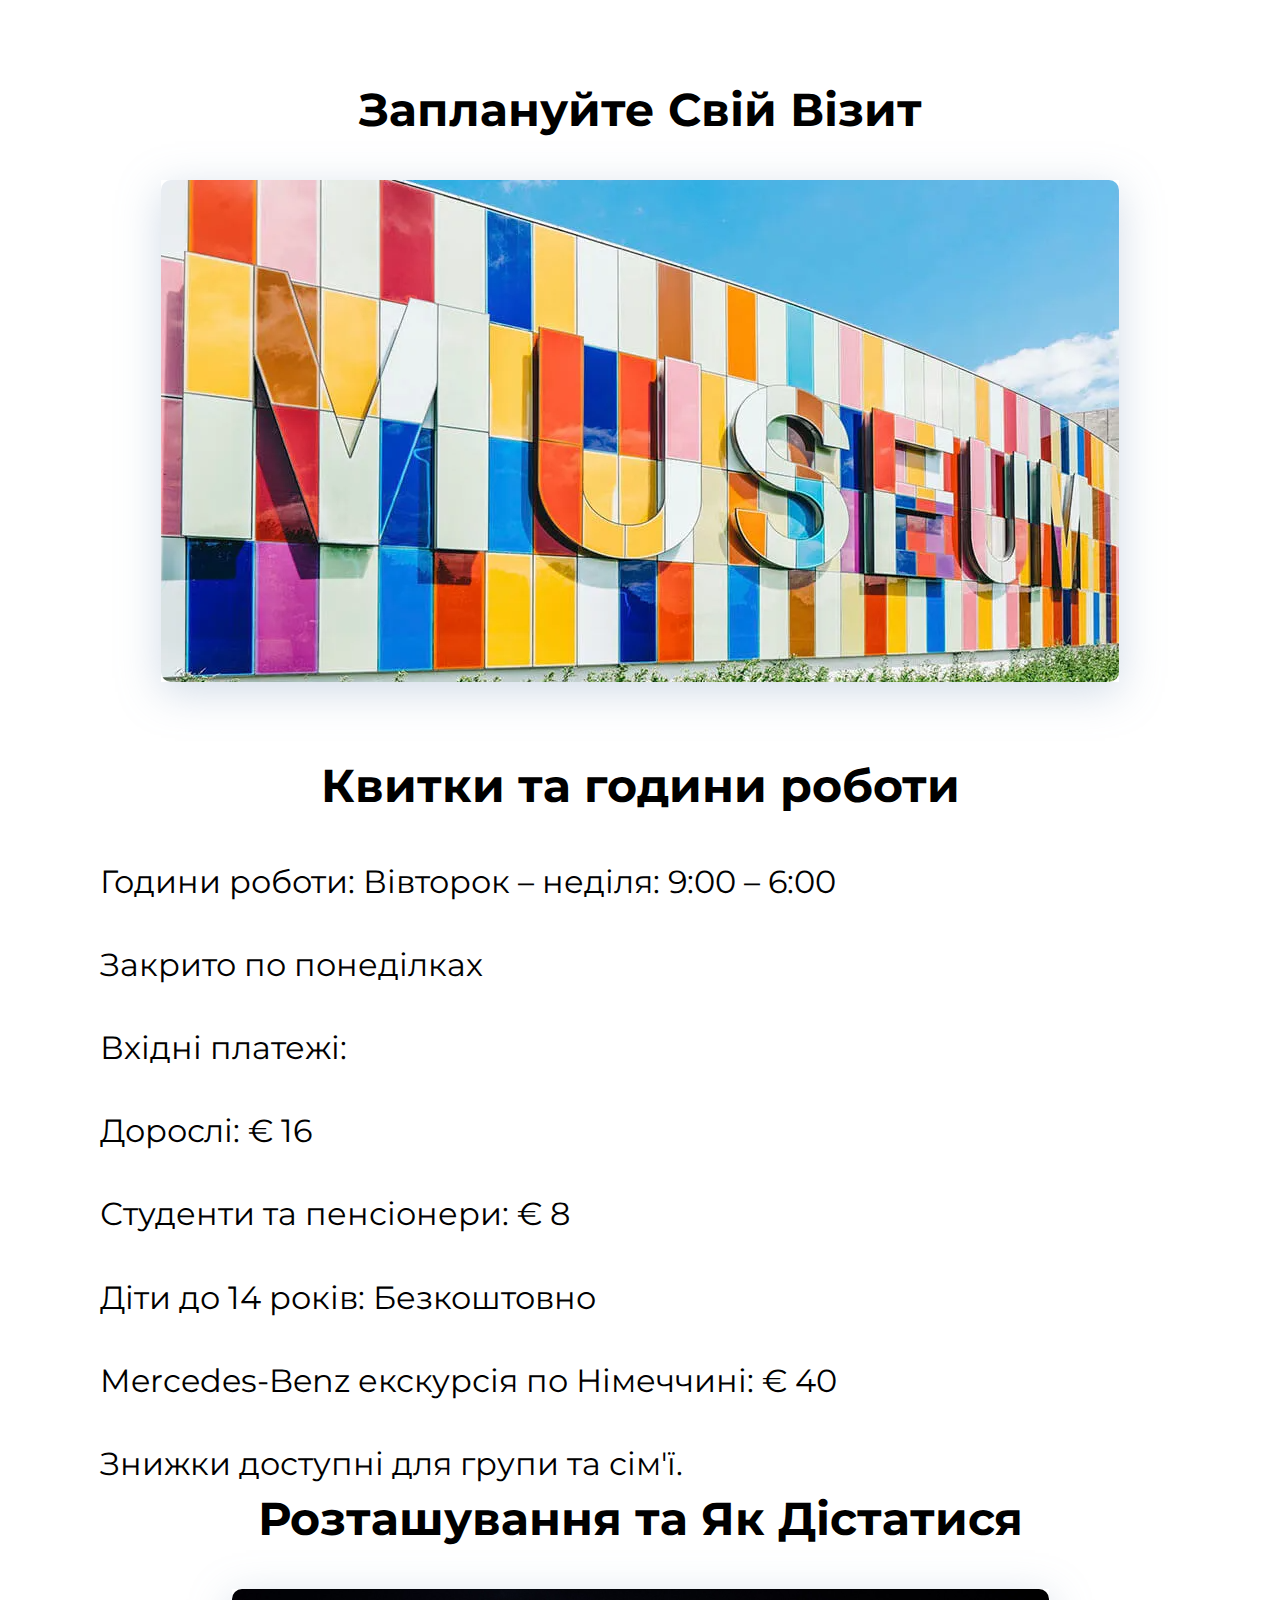
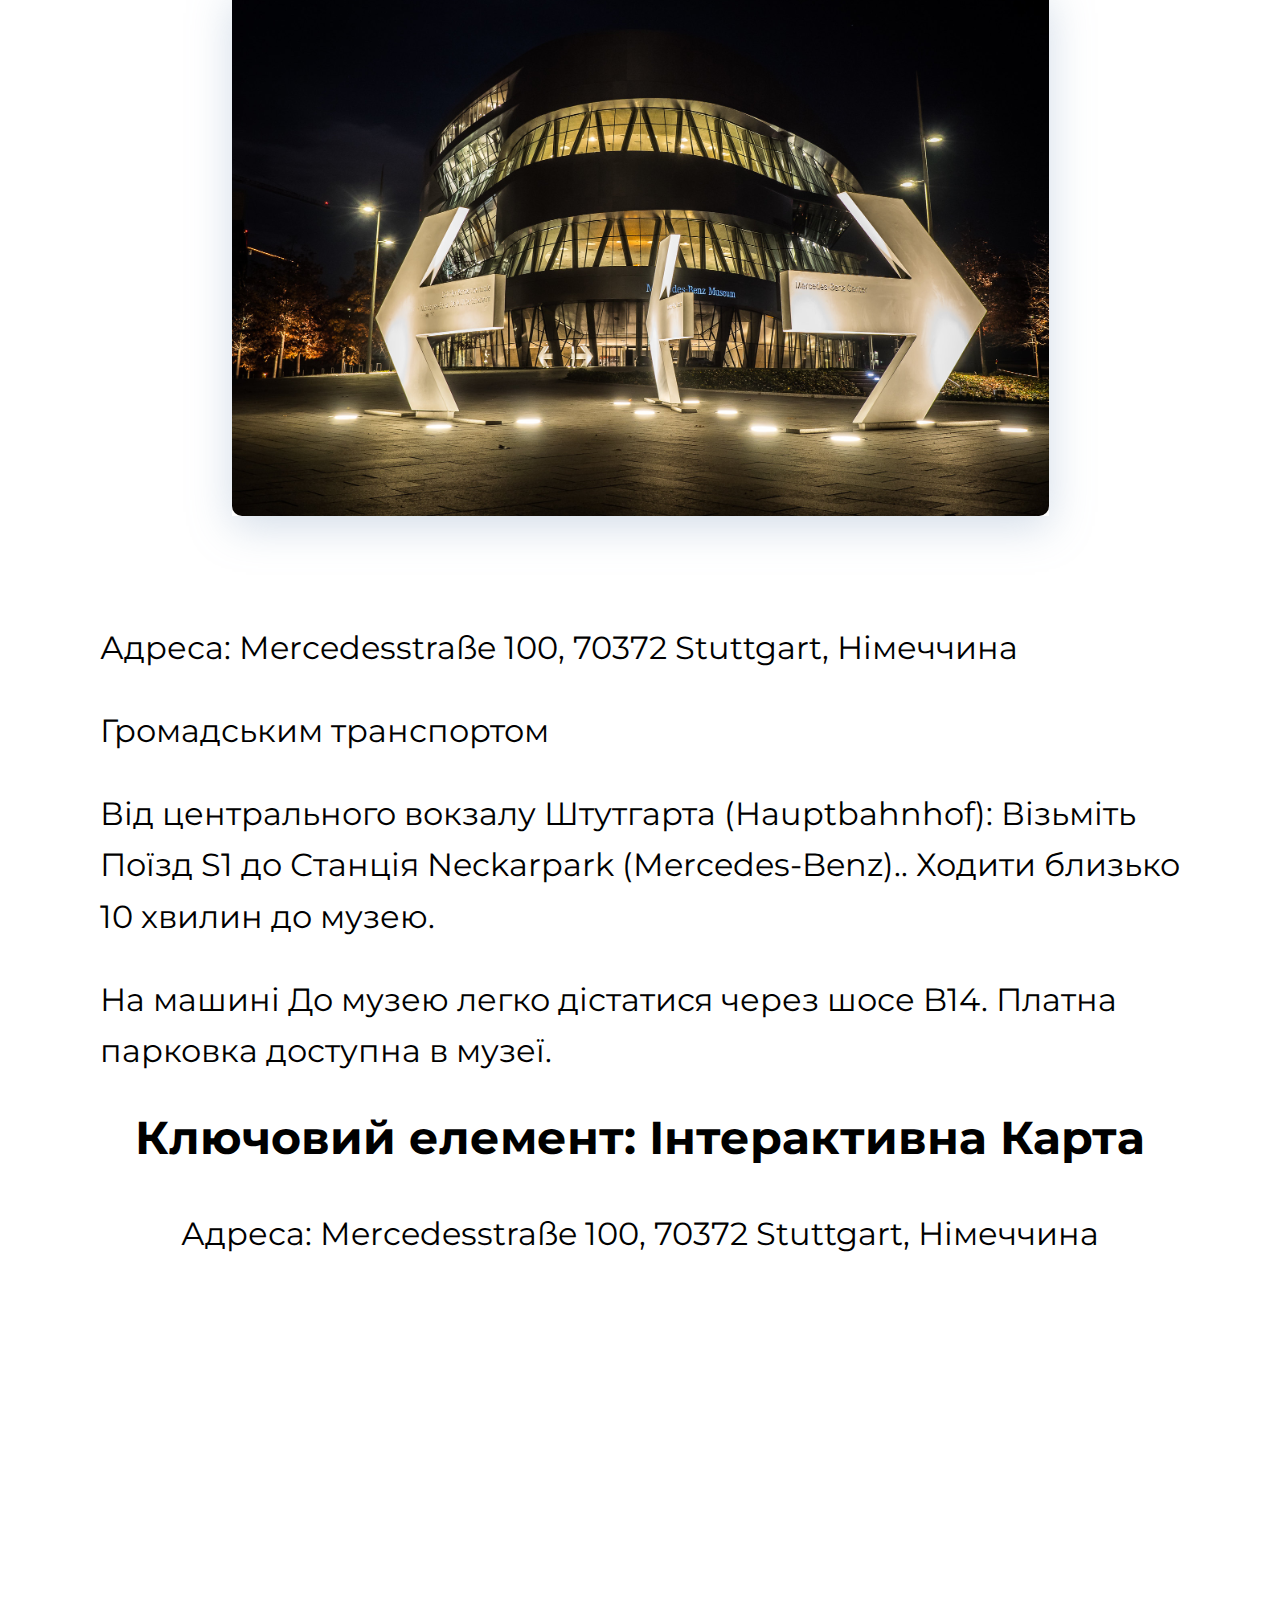
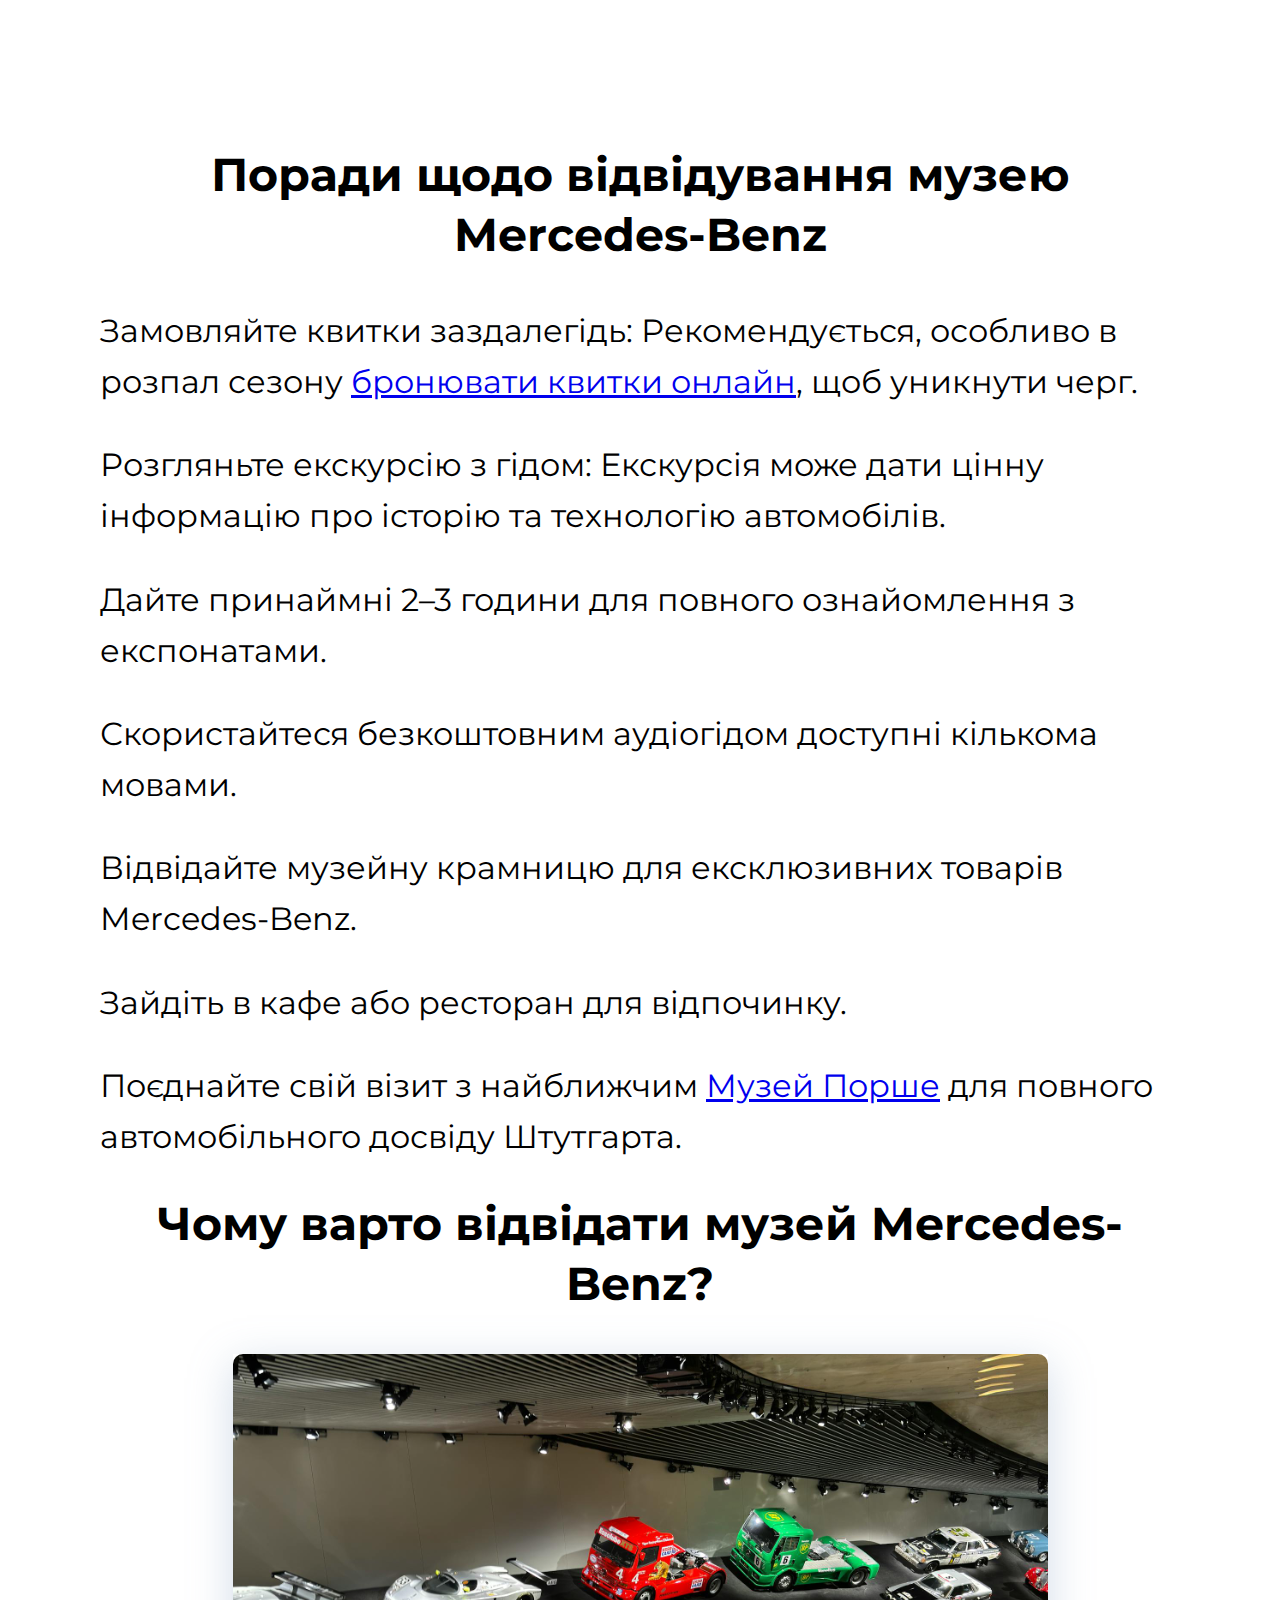
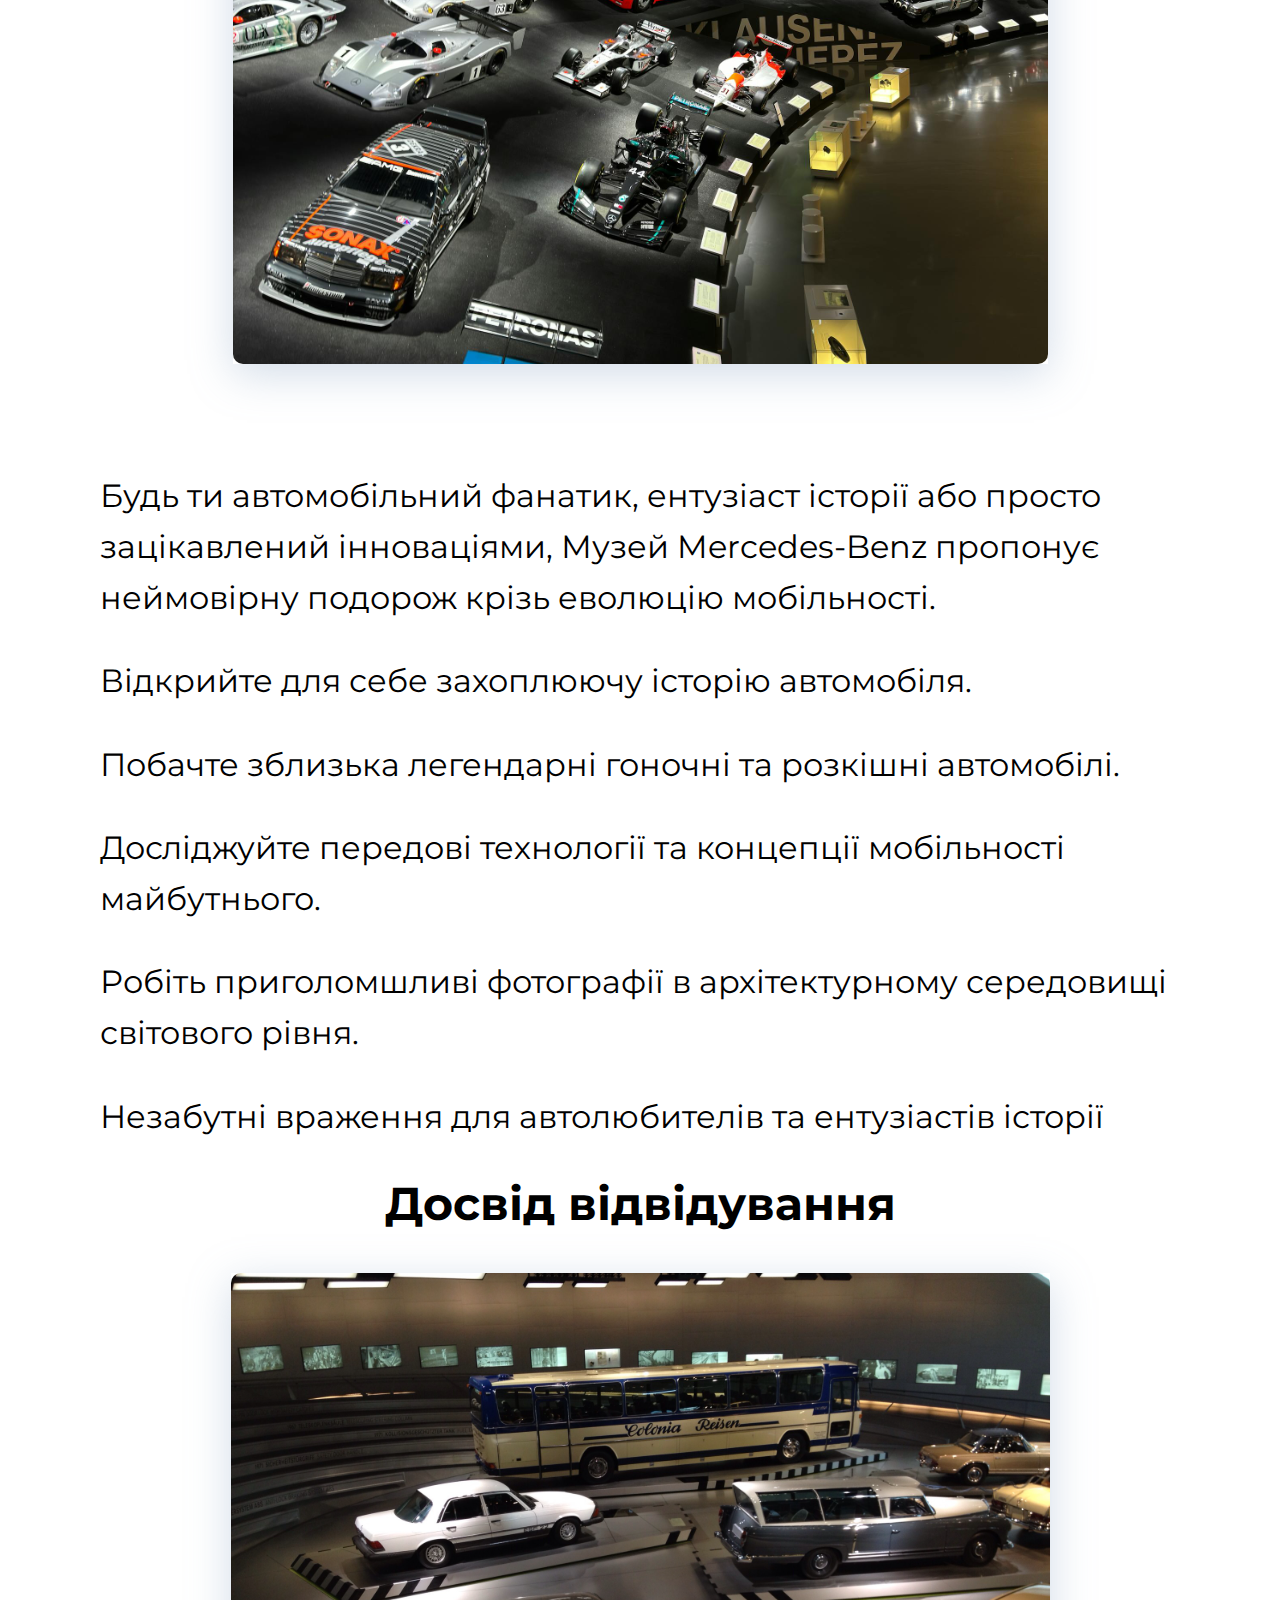
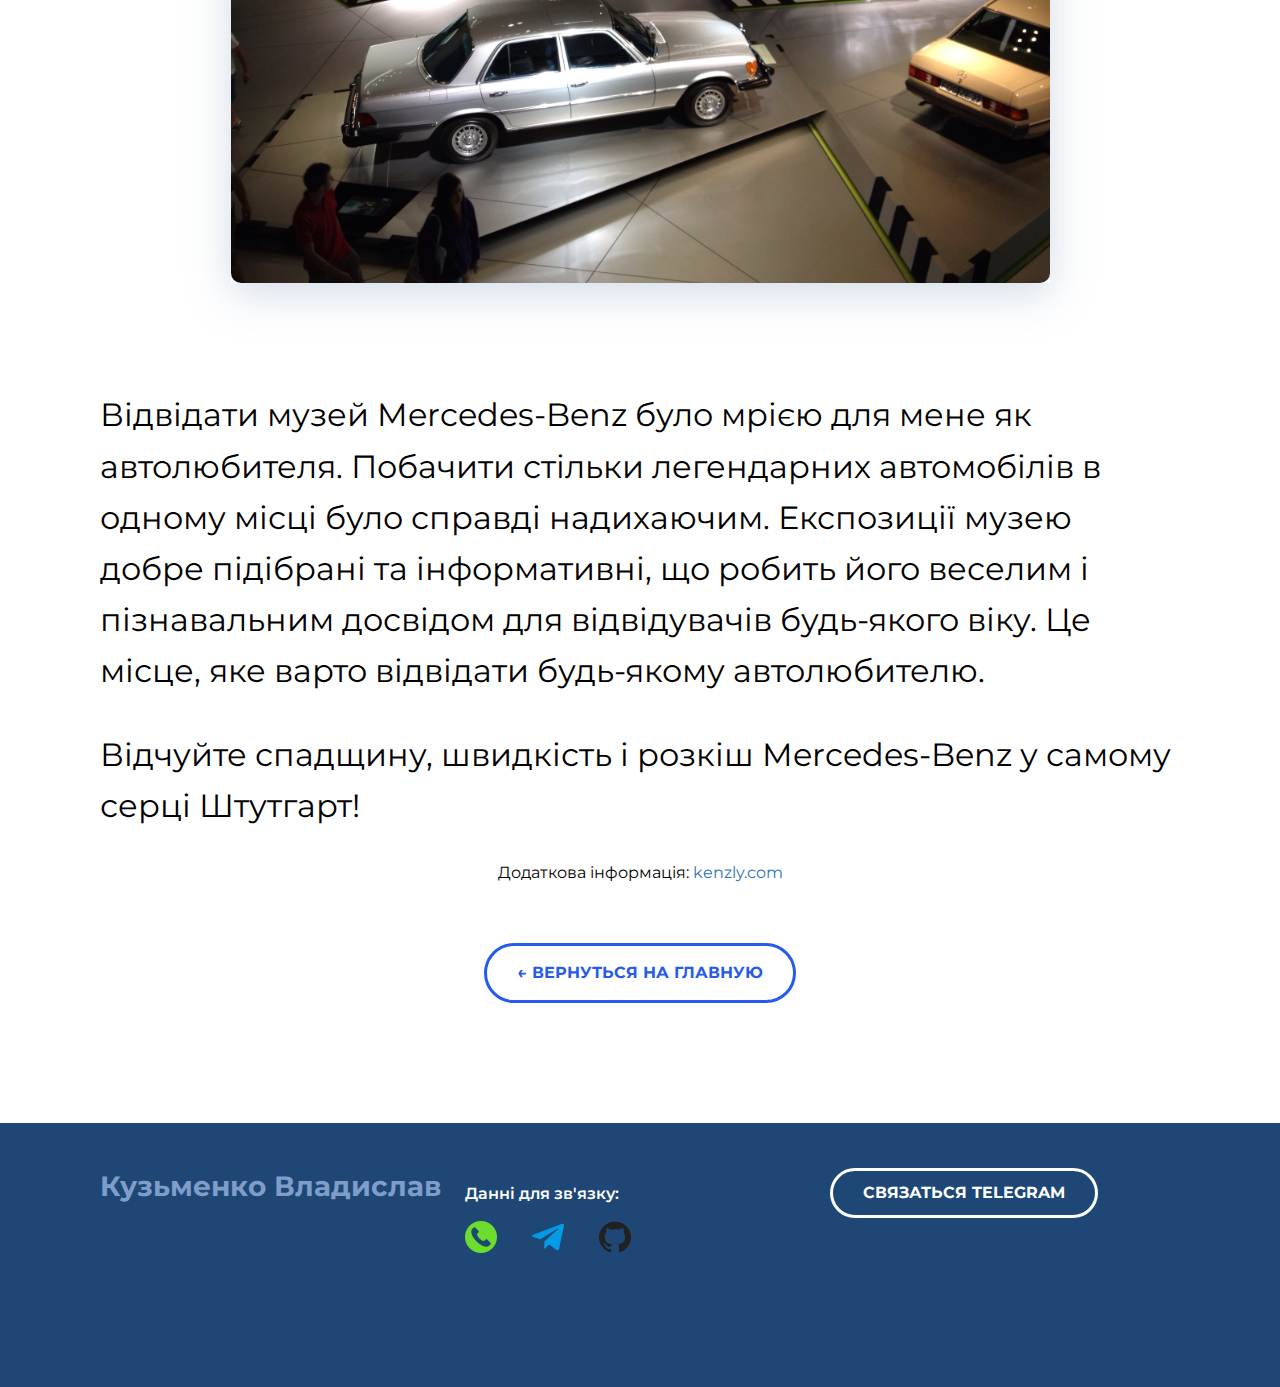
<file: pages/Visit.html>
<!DOCTYPE html>
<html lang="ru">

<head>
    <meta charset="UTF-8" />
    <meta http-equiv="X-UA-Compatible" content="IE=edge" />
    <meta name="viewport" content="width=device-width, initial-scale=1.0" />
    <link rel="stylesheet" href="../css/main.css">
    <link rel="stylesheet" href="../css/media.css">
    <link href="https://fonts.googleapis.com/css2?family=Montserrat:wght@400;600;700&display=swap" rel="stylesheet" />
    <title>Планування Візиту та Квитки</title>
</head>

<body class="root">

    <main>
        <article class="project">
            <div class="root__container">
                <h1 class="project__header">Заплануйте Свій Візит</h1>
                <div class="project__img">
                    <img class="project__content" src="../images/projects/VS1.png" alt="" />
                </div>
                <h1 class="project__header">Квитки та години роботи</h1>
                <div class="projects__description_p">
                    <p>
                    <p>Години роботи:

                    Вівторок – неділя: 9:00 – 6:00
                    <p>Закрито по понеділках
                    <p>Вхідні платежі:

                    <p>Дорослі: € 16
                    <p>Студенти та пенсіонери: € 8
                    <p>Діти до 14 років: Безкоштовно
                    <p>Mercedes-Benz екскурсія по Німеччині: € 40
                    </p>Знижки доступні для групи та сім'ї.
                </div>
                <h1 class="project__header">Розташування та Як Дістатися</h1>
                <div class="project__img">
                    <img class="project__content" src="../images/imaggges/044.png" alt="" />
                </div>
                <div class="projects__description_p">
                    <p>Адреса: Mercedesstraße 100, 70372 Stuttgart, Німеччина
                    <p>Громадським транспортом
                    <p>Від центрального вокзалу Штутгарта (Hauptbahnhof):
                    Візьміть Поїзд S1 до Станція Neckarpark (Mercedes-Benz)..
                    Ходити близько 10 хвилин до музею.
                    <p>На машині
                    До музею легко дістатися через шосе B14.
                    Платна парковка доступна в музеї.
                    </p>
                </div>
                <h1 class="project__header">Ключовий елемент: Інтерактивна Карта</h1>
                <div class="projects__description_p_p">
                    <p>Адреса: Mercedesstraße 100, 70372 Stuttgart, Німеччина
                    </p>
                </div>
                <iframe src="https://www.google.com/maps/embed?pb=!1m18!1m12!1m3!1d2628.6721596943685!2d9.23140707674724!3d48.78814880564674!2m3!1f0!2f0!3f0!3m2!1i1024!2i768!4f13.1!3m3!1m2!1s0x4799c4fed0f1a145%3A0x4be2b231f71af2f2!2zTWVyY2VkZXNzdHJhw59lIDEwMCwgNzAzNzIgU3R1dHRnYXJ0LCDQk9C10YDQvNCw0L3QuNGP!5e0!3m2!1sru!2sua!4v1765399854840!5m2!1sru!2sua" width="600" height="450" style="border:0;" allowfullscreen="" loading="lazy" referrerpolicy="no-referrer-when-downgrade"></iframe>
                <h1 class="project__header">Поради щодо відвідування музею Mercedes-Benz</h1>
                <div class="projects__description_p">
                    <p>Замовляйте квитки заздалегідь: Рекомендується, особливо в розпал сезону
                        <a href="https://www.getyourguide.ru/s?partner_id=GD300D4&utm_medium=online_publisher&cmp=Blog&deeplink_id=e83592d0-092e-5fcf-815e-9ef22e48046e&page_id=066b313d-5e52-54b6-ad3e-8c464be415f7&visitor-id=3936B298B73943A3BEDD9AB40275DCFD&locale_autoredirect_optout=true&et=753035&lc=27" target="_blank">бронювати квитки онлайн</a>, щоб уникнути черг.
                    </p>
                </div>
                <div class="projects__description_p">
                    <p>
                    <p>Розгляньте екскурсію з гідом: Екскурсія може дати цінну інформацію про історію та технологію автомобілів.
                    <p>Дайте принаймні 2–3 години для повного ознайомлення з експонатами.
                    <p>Скористайтеся безкоштовним аудіогідом доступні кількома мовами.
                    <p>Відвідайте музейну крамницю для ексклюзивних товарів Mercedes-Benz.
                    <p>Зайдіть в кафе або ресторан для відпочинку.
                    <p>
                    </p>
                </div>
                <div class="projects__description_p">
                    <p>
                    <p>Поєднайте свій візит з найближчим <a href="https://kenzly.com/uk/Музей-Порше---рай-для-автолюбителів/" target="_blank">Музей Порше</a> для повного автомобільного досвіду Штутгарта.
                    </p>
                </div>
                <h1 class="project__header">Чому варто відвідати музей Mercedes-Benz?</h1>
                <div class="project__img">
                    <img class="project__content" src="../images/projects/VS2.png" alt="" />
                </div>
                <div class="projects__description_p">
                    <p>Будь ти автомобільний фанатик, ентузіаст історії або просто зацікавлений інноваціями, Музей Mercedes-Benz пропонує неймовірну подорож крізь еволюцію мобільності.
                    <p>Відкрийте для себе захоплюючу історію автомобіля.
                    <p>Побачте зблизька легендарні гоночні та розкішні автомобілі.
                    <p>Досліджуйте передові технології та концепції мобільності майбутнього.
                    <p>Робіть приголомшливі фотографії в архітектурному середовищі світового рівня.
                    <p>Незабутні враження для автолюбителів та ентузіастів історії
                    </p>
                </div>
                <h1 class="project__header">Досвід відвідування</h1>
                <div class="project__img">
                    <img class="project__content" src="../images/projects/VS3.png" alt="" />
                </div>
                <div class="projects__description_p">
                    <p>Відвідати музей Mercedes-Benz було мрією для мене як автолюбителя. Побачити стільки легендарних автомобілів в одному місці було справді надихаючим. Експозиції музею добре підібрані та інформативні, що робить його веселим і пізнавальним досвідом для відвідувачів будь-якого віку. Це місце, яке варто відвідати будь-якому автолюбителю.


                    <p>Відчуйте спадщину, швидкість і розкіш Mercedes-Benz у самому серці Штутгарт!
                    </p>
                </div>
                <div class="projects__description">
                    <p>
                    <p>
                    <p>Додаткова інформація: <a class="project__link" href="https://kenzly.com/uk/mercedes-benz-museum-the-star-shines-bright/"
                            target="_blank">kenzly.com</a></p>
                </div>
                <a href="../index.html" class="poject__btn-back">← ВЕРНУТЬСЯ НА ГЛАВНУЮ</a>
            </div>
        </article>
    </main>

    <footer class="footer">
        <div class="root__container">
            <ul class="footer__row">
                <li class="footer__copyright footer__col">
                    <h3 class="footer__copyright-name">Кузьменко Владислав</h3>
                    <p class="footer__copyright-description"></p>
                </li>
                <li class="footer__icons footer__col">
                    <p class="footer__icons-title">Данні для зв'язку:</p>
                    <div class="footer__icon-list">
                        <a href="tel:+380671084953" target="_blank">
                            <img src="../images/footer/call.png" alt="#">
                        </a>
                        <a href="https://t.me/Nice_1s" target="_blank">
                            <img src="../images/footer/tele.png" alt="#">
                        </a>
                        <a href="https://github.com/Nice-1s" target="_blank">
                            <img src="../images/footer/git.png" alt="#">
                        </a>
                    </div>
                </li>
                <li class="footer__contacts footer__col">
                    <a class="footer__contacts-btn" href="https://t.me/Nice_1s" target="_blank"
                       class="footer__btn">Связаться Telegram</a>
                </li>
            </ul>
        </div>
    </footer>
</body>

</html>
</file>
<file: css/main.css>
* {
  box-sizing: border-box;
}

html {
  scroll-behavior: smooth;
}

img {
  max-width: 100%;
}

.root {
  margin: 0;
  min-width: 320px;
  font-family: Montserrat, sans-serif;
  color: #000;
}

.root__container {
  margin: 0 auto;
  padding: 0 15px;
  max-width: 1110px;
}

.header {
  position: relative;
  display: flex;
  flex-direction: column;
  align-items: center;
  justify-content: center;
  width: 100%;
  height: 100vh;
  background-position: center;
  background-size: cover;
    background-attachment: fixed;
    background-image: url("../images/projects/Back2.jpg"); /* ← СЮДИ */
    background-position: center;
    background-size: cover;
}

.header__title {
  margin: 0 0 25px;
  font-weight: 700;
  font-size: 56px;
  line-height: 130%;
  text-align: center;
  color: #fff;
    text-shadow: 0 3px 10px rgba(0,0,0,0.7);
}

.header__subtitle {
  margin: 0;
  font-weight: 700;
  font-size: 16px;
  line-height: 150%;
  letter-spacing: 0.2em;
  text-align: center;
  text-transform: uppercase;
  color: #fff;
    text-shadow: 0 3px 10px rgba(0,0,0,0.7);
}

.header__arrow {
  position: absolute;
  left: 50%;
  bottom: 30px;
  display: block;
  width: 48px;
  height: 48px;
  transform: translate(-50%, 0);
}

.Business_card {
  padding: 80px 0 115px;
}

.Business_card__title {
  margin: 0 0 70px;
  font-weight: 700;
  font-size: 46px;
  line-height: 130%;
  text-align: center;
  color: #000;
}

.card {
  display: flex;
  flex-wrap: wrap;
  justify-content: space-between;
  list-style-type: none;
  margin: 0;
  padding: 0;
}

.card__link {
  display: block;
  padding: 20px;
  text-decoration: none;
  color: #000;
  transition: color 0.2s ease-in;
}

.card__link:hover {
  color: rgb(39 91 236);
}

.card__item {
  margin-bottom: 30px;
  width: 100%;
  max-width: 530px;
  box-shadow: 0 10px 40px rgb(126 155 189 / 35%);
  background-color: #fff;
  transition: transform 0.2s ease-in;
}

.card__item:hover {
  transform: translateY(-15px);
}

.card__item:last-child,
.card__item:nth-last-child(2) {
  margin-bottom: 0;
}

.card__image {
  margin-bottom: 20px;
}

.card__title {
  margin: 0 0 13px;
  font-weight: 600;
  font-size: 24px;
  line-height: 130%;
}

.card__subtitle {
  margin: 0;
  font-size: 16px;
  line-height: 130%;
}

.footer {
  padding: 45px 0 130px;
  background: #1e4776;
}

.footer__row {
  display: flex;
  justify-content: space-between;
  list-style-type: none;
  margin: 0;
  padding: 0;
  color: #fff;
}

.footer__copyright {
  flex-grow: 1;
  max-width: 350px;
  line-height: 1.3;
  color: #7e9ec9;
}

.footer__copyright-name {
  margin: 0 0 15px;
  font-weight: 700;
  font-size: 28px;
}

.footer__copyright-description {
  margin: 0 0 15px;
  font-weight: 600;
  font-size: 16px;
}

.footer__icons {
  flex-grow: 1;
  max-width: 350px;
}

.footer__icons-title {
  font-weight: 600;
  font-size: 16px;
  line-height: 1.3;
}

.footer__icon-list {
  display: flex;
  align-items: center;
}

.footer__icon-list > * + * {
  margin-left: 35px;
}

.footer__contacts {
  flex-grow: 1;
  max-width: 350px;
}

.footer__contacts-btn {
  display: inline-block;
  border: 3px solid #fff;
  border-radius: 50px;
  padding: 0 30px;
  height: 50px;
  font-weight: 700;
  font-size: 16px;
  line-height: 44px;
  text-decoration: none;
  text-transform: uppercase;
  color: #fff;
  transition: all 0.3s ease-in;
}

.footer__contacts-btn:hover {
  color: #1e4776;
  background-color: #fff;
}

.footer__contacts-description {
  margin: 15px 0;
  font-size: 15px;
  line-height: 1.3;
  color: #7e9ec9;
}

.project {
  padding: 80px 0 120px;
  text-align: center;
}

.project__header {
  margin: 0 0 40px;
  font-weight: 700;
  font-size: 46px;
  line-height: 1.3;
}

.project__img1 {
    display: block;
    max-width: 100%;
    height: auto;
    margin: 0 auto 70px auto;
    box-shadow: 0 10px 40px rgb(126 155 189 / 35%);
}

.project__img {
    display: inline-block;
    max-width: 100%;
    height: auto;
    box-shadow: 0 10px 40px rgb(126 155 189 / 35%);
    margin-bottom: 70px;
}

.project__content {
    display: block;
    border-radius: 10px;
}

.projects__description {
  margin: 0 auto 60px;
  max-width: 730px;
  text-align: center;
}

.projects__description_p {
   /*margin: 0 0 15px;*/
    margin-left: 0;
    margin-right: 0;
    font-size: 2.00em; /* Змініть це значення для збільшення або зменшення */
    line-height: 1.6;
    text-align: left;
}
.projects__description_p_p {
    /*margin: 0 0 15px;*/
    margin-left: 0;
    margin-right: 0;
    font-size: 2.00em; /* Змініть це значення для збільшення або зменшення */
    line-height: 1.6;
    text-align: center;
}

.project__link {
  display: inline-block;
  line-height: 1;
  text-decoration: none;
  color: #2f73b6;
}

.project__link::after {
  content: "";
  display: block;
  width: 0%;
  height: 2px;
  background-color: #225384;
  transition: width 0.4s ease-in-out;
}

.project__link:hover::after,
.project__link:focus::after {
width: 100%;
}

.poject__btn-back {
  display: inline-block;
  border: 3px solid #275bec;
  border-radius: 50px;
  padding: 0 30px;
  height: 60px;
  font-weight: 700;
  font-size: 16px;
  line-height: 54px;
  text-decoration: none;
  text-transform: uppercase;
  color: #275bec;
  transition: all 0.4s ease-out;
}

.poject__btn-back:hover {
  color: #fff;
  background-color: #275bec;
}
</file>
<file: css/media.css>
@media (max-width: 1140px) {
    .card__item {
        width: calc(50% - 15px);
    }

    .footer {
        padding: 40px 0 60px;
    }

    .footer__row {
        flex-direction: column-reverse;
        align-items: center;
        text-align: center;
    }

    .footer__col {
        margin-bottom: 50px;
    }

    .footer__col:first-child {
        margin-bottom: 0;
    }
}

@media (max-width: 760px) {
    .header__title {
        font-size: 32px;
    }

    .header__subtitle {
        font-size: 14px;
        text-shadow: 0 3px 10px rgba(0,0,0,0.7);
    }

    .Business_card {
        padding: 40px 0 60px;
    }

    .Business_card__title {
        margin-bottom: 30px;
        font-size: 32px;
    }

    .card {
        justify-content: center;
    }

    .card__item:nth-last-child(2) {
        margin-bottom: 30px;
    }

    .card__item {
        width: 100%;
    }

    .card__link {
       padding: 15px;
    }

    .card__image {
        margin-bottom: 10px;
    }

    .card__title {
        margin-bottom: 10px;
        font-size: 18px;
    }

    .card p {
        font-size: 14px;
    }

    .footer__copyright-name {
        margin-bottom: 5px;
        font-size: 18px;
    }

    .footer__copyright p {
        font-size: 14px;
    }

    .footer__icons p {
        font-size: 14px;
    }

    .footer__contacts p {
        margin: 15px 0 0;
        font-size: 14px;
    }

    .project {
        padding: 40px 0 60px;
    }

    .project__header {
        margin-bottom: 30px;
        font-size: 28px;
    }


    .projects__description {
        margin-bottom: 50px;
    }

    .poject__btn-back {
        padding: 0 10px;
        width: 100%;
        max-width: 320px;
    }
}
</file>
